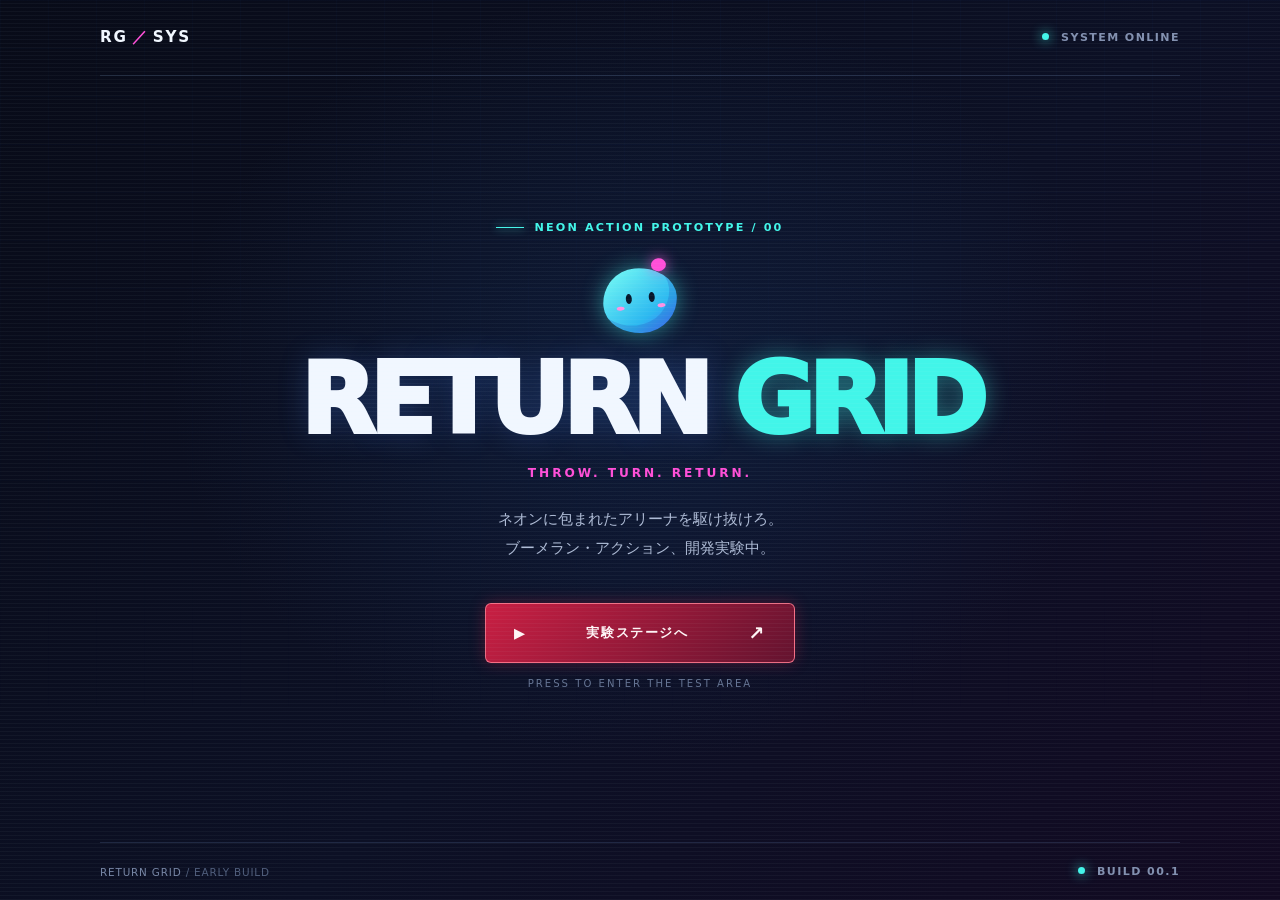
<file: index.html>
<!doctype html>
<html lang="ja">
<head>
  <meta charset="utf-8">
  <meta name="viewport" content="width=device-width, initial-scale=1">
  <meta http-equiv="refresh" content="0;url=main.html">
  <title>RETURN GRID</title>
  <script>
    window.location.replace("main.html");
  </script>
</head>
<body>
  <p>RETURN GRID を開いています。移動しない場合は <a href="main.html">main.html</a> を開いてください。</p>
</body>
</html>
</file>
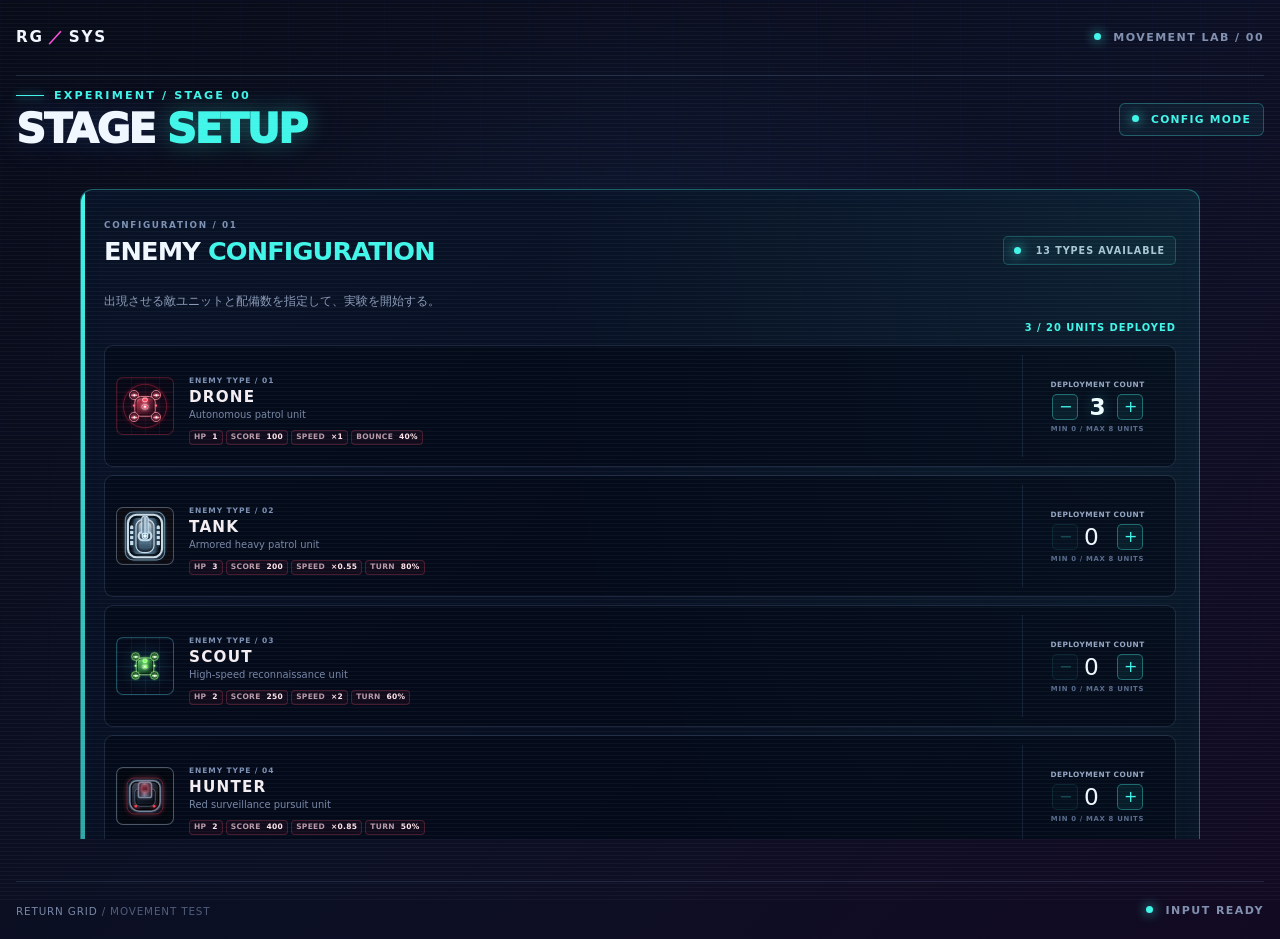
<file: experiment.html>
<!doctype html>
<html lang="ja">
<head>
  <meta charset="utf-8">
  <meta name="viewport" content="width=device-width, initial-scale=1">
  <meta name="theme-color" content="#080b18">
  <title>RETURN GRID | Movement Test</title>
  <link rel="stylesheet" href="css/style.css?v=20261021-knight-shield-visible-v33">
  <script src="js/experiment.js?v=20261021-knight-shield-visible-v33" defer></script>
</head>
<body class="page page-experiment">
  <div class="scanlines" aria-hidden="true"></div>
  <main class="screen experiment-screen">
    <header class="topbar">
      <a class="wordmark" href="main.html" aria-label="メインメニューへ戻る">RG<span>／</span>SYS</a>
      <div class="system-label"><span class="status-dot"></span> MOVEMENT LAB / 00</div>
    </header>

    <section class="experiment-content" aria-labelledby="stage-title">
      <div class="stage-heading">
        <div>
          <div class="eyebrow"><span class="eyebrow-line"></span> EXPERIMENT / STAGE 00</div>
          <h1 id="stage-title">STAGE <span>SETUP</span></h1>
        </div>
        <div id="stage-badge" class="stage-badge"><span class="status-dot"></span> CONFIG MODE</div>
      </div>

      <section id="stage-setup" class="stage-setup" aria-labelledby="setup-heading">
        <div class="setup-panel">
          <div class="setup-panel-header">
            <div>
              <span class="setup-index">CONFIGURATION / 01</span>
              <h2 id="setup-heading">ENEMY <span>CONFIGURATION</span></h2>
            </div>
            <span class="setup-availability"><span class="status-dot"></span> 13 TYPES AVAILABLE</span>
          </div>
          <p class="setup-description">出現させる敵ユニットと配備数を指定して、実験を開始する。</p>
          <p id="enemy-total-count" class="enemy-total-count" aria-live="polite">3 / 20 UNITS DEPLOYED</p>

          <div class="enemy-config-list">
            <div class="enemy-config-card">
              <div class="enemy-preview-portrait">
                <div class="enemy-drone enemy-drone-unit enemy-preview-drone" role="img" aria-label="敵キャラクター、ドローン">
                  <span class="drone-arm drone-arm-nw" aria-hidden="true"></span>
                  <span class="drone-arm drone-arm-ne" aria-hidden="true"></span>
                  <span class="drone-arm drone-arm-sw" aria-hidden="true"></span>
                  <span class="drone-arm drone-arm-se" aria-hidden="true"></span>
                  <span class="drone-rotor drone-rotor-nw" aria-hidden="true"></span>
                  <span class="drone-rotor drone-rotor-ne" aria-hidden="true"></span>
                  <span class="drone-rotor drone-rotor-sw" aria-hidden="true"></span>
                  <span class="drone-rotor drone-rotor-se" aria-hidden="true"></span>
                  <span class="drone-aura" aria-hidden="true"></span><span class="drone-ring" aria-hidden="true"></span><span class="drone-eye" aria-hidden="true"></span>
                  <span class="drone-light drone-light-left" aria-hidden="true"></span><span class="drone-light drone-light-right" aria-hidden="true"></span>
                </div>
              </div>
              <div class="enemy-preview-text">
                <span class="unit-index">ENEMY TYPE / 01</span><h3>DRONE</h3><p>Autonomous patrol unit</p>
                <div class="unit-stats" aria-label="ドローンの性能">
                  <span>HP <strong>1</strong></span><span>SCORE <strong>100</strong></span><span>SPEED <strong>×1</strong></span><span>BOUNCE <strong>40%</strong></span>
                </div>
              </div>
              <div class="enemy-count-control">
                <label class="count-label" for="enemy-count-value">DEPLOYMENT COUNT</label>
                <div class="quantity-stepper">
                  <button id="enemy-count-decrease" class="quantity-button" type="button" aria-label="ドローンの数を減らす">−</button>
                  <output id="enemy-count-value" aria-live="polite">3</output>
                  <button id="enemy-count-increase" class="quantity-button" type="button" aria-label="ドローンの数を増やす">+</button>
                </div>
                <span class="count-hint">MIN 0 <span aria-hidden="true">/</span> MAX 8 UNITS</span>
              </div>
            </div>
            <div class="enemy-config-card">
              <div class="enemy-preview-portrait enemy-preview-portrait--tank">
                <div class="enemy-drone enemy-tank enemy-preview-drone tank-hp-3" role="img" aria-label="敵キャラクター、タンク">
                  <span class="drone-aura" aria-hidden="true"></span><span class="drone-ring" aria-hidden="true"></span><span class="drone-eye" aria-hidden="true"></span>
                  <span class="drone-light drone-light-left" aria-hidden="true"></span><span class="drone-light drone-light-right" aria-hidden="true"></span>
                </div>
              </div>
              <div class="enemy-preview-text">
                <span class="unit-index">ENEMY TYPE / 02</span><h3>TANK</h3><p>Armored heavy patrol unit</p>
                <div class="unit-stats" aria-label="タンクの性能">
                  <span>HP <strong>3</strong></span><span>SCORE <strong>200</strong></span><span>SPEED <strong>×0.55</strong></span><span>TURN <strong>80%</strong></span>
                </div>
              </div>
              <div class="enemy-count-control">
                <label class="count-label" for="enemy-tank-count-value">DEPLOYMENT COUNT</label>
                <div class="quantity-stepper">
                  <button id="enemy-tank-count-decrease" class="quantity-button" type="button" aria-label="タンクの数を減らす">−</button>
                  <output id="enemy-tank-count-value" aria-live="polite">1</output>
                  <button id="enemy-tank-count-increase" class="quantity-button" type="button" aria-label="タンクの数を増やす">+</button>
                </div>
                <span class="count-hint">MIN 0 <span aria-hidden="true">/</span> MAX 8 UNITS</span>
              </div>
            </div>
            <div class="enemy-config-card">
              <div class="enemy-preview-portrait enemy-preview-portrait--scout">
                <div class="enemy-drone enemy-drone-unit enemy-scout enemy-preview-drone" role="img" aria-label="敵キャラクター、スカウト">
                  <span class="drone-arm drone-arm-nw" aria-hidden="true"></span><span class="drone-arm drone-arm-ne" aria-hidden="true"></span>
                  <span class="drone-arm drone-arm-sw" aria-hidden="true"></span><span class="drone-arm drone-arm-se" aria-hidden="true"></span>
                  <span class="drone-rotor drone-rotor-nw" aria-hidden="true"></span><span class="drone-rotor drone-rotor-ne" aria-hidden="true"></span>
                  <span class="drone-rotor drone-rotor-sw" aria-hidden="true"></span><span class="drone-rotor drone-rotor-se" aria-hidden="true"></span>
                  <span class="drone-aura" aria-hidden="true"></span><span class="drone-ring" aria-hidden="true"></span><span class="drone-eye" aria-hidden="true"></span>
                  <span class="drone-light drone-light-left" aria-hidden="true"></span><span class="drone-light drone-light-right" aria-hidden="true"></span>
                </div>
              </div>
              <div class="enemy-preview-text">
                <span class="unit-index">ENEMY TYPE / 03</span><h3>SCOUT</h3><p>High-speed reconnaissance unit</p>
                <div class="unit-stats" aria-label="スカウトの性能">
                  <span>HP <strong>2</strong></span><span>SCORE <strong>250</strong></span><span>SPEED <strong>×2</strong></span><span>TURN <strong>60%</strong></span>
                </div>
              </div>
              <div class="enemy-count-control">
                <label class="count-label" for="enemy-scout-count-value">DEPLOYMENT COUNT</label>
                <div class="quantity-stepper">
                  <button id="enemy-scout-count-decrease" class="quantity-button" type="button" aria-label="スカウトの数を減らす">−</button>
                  <output id="enemy-scout-count-value" aria-live="polite">1</output>
                  <button id="enemy-scout-count-increase" class="quantity-button" type="button" aria-label="スカウトの数を増やす">+</button>
                </div>
                <span class="count-hint">MIN 0 <span aria-hidden="true">/</span> MAX 8 UNITS</span>
              </div>
            </div>
            <div class="enemy-config-card">
              <div class="enemy-preview-portrait enemy-preview-portrait--hunter">
                <div class="enemy-drone enemy-hunter enemy-preview-drone" role="img" aria-label="敵キャラクター、ハンター">
                  <span class="drone-aura" aria-hidden="true"></span><span class="drone-ring" aria-hidden="true"></span><span class="drone-eye" aria-hidden="true"></span>
                  <span class="drone-light drone-light-left" aria-hidden="true"></span><span class="drone-light drone-light-right" aria-hidden="true"></span>
                </div>
              </div>
              <div class="enemy-preview-text">
                <span class="unit-index">ENEMY TYPE / 04</span><h3>HUNTER</h3><p>Red surveillance pursuit unit</p>
                <div class="unit-stats" aria-label="ハンターの性能">
                  <span>HP <strong>2</strong></span><span>SCORE <strong>400</strong></span><span>SPEED <strong>×0.85</strong></span><span>TURN <strong>50%</strong></span>
                </div>
              </div>
              <div class="enemy-count-control">
                <label class="count-label" for="enemy-hunter-count-value">DEPLOYMENT COUNT</label>
                <div class="quantity-stepper">
                  <button id="enemy-hunter-count-decrease" class="quantity-button" type="button" aria-label="ハンターの数を減らす">−</button>
                  <output id="enemy-hunter-count-value" aria-live="polite">1</output>
                  <button id="enemy-hunter-count-increase" class="quantity-button" type="button" aria-label="ハンターの数を増やす">+</button>
                </div>
                <span class="count-hint">MIN 0 <span aria-hidden="true">/</span> MAX 8 UNITS</span>
              </div>
            </div>
            <div class="enemy-config-card">
              <div class="enemy-preview-portrait enemy-preview-portrait--battery">
                <div class="enemy-drone enemy-battery enemy-preview-drone" role="img" aria-label="敵キャラクター、BATTERY">
                  <span class="drone-eye" aria-hidden="true"></span>
                </div>
              </div>
              <div class="enemy-preview-text">
                <span class="unit-index">ENEMY TYPE / 05</span><h3>BATTERY</h3><p>Fixed turret on a hard block</p>
                <div class="unit-stats" aria-label="BATTERYの性能">
                  <span>HP <strong>2</strong></span><span>SCORE <strong>400</strong></span><span>SPEED <strong>×0</strong></span><span>TURN <strong>なし</strong></span><span>FIRE <strong>10s</strong></span>
                </div>
              </div>
              <div class="enemy-count-control">
                <label class="count-label" for="enemy-battery-count-value">DEPLOYMENT COUNT</label>
                <div class="quantity-stepper">
                  <button id="enemy-battery-count-decrease" class="quantity-button" type="button" aria-label="BATTERYの数を減らす">−</button>
                  <output id="enemy-battery-count-value" aria-live="polite">0</output>
                  <button id="enemy-battery-count-increase" class="quantity-button" type="button" aria-label="BATTERYの数を増やす">+</button>
                </div>
                <span class="count-hint">MIN 0 <span aria-hidden="true">/</span> MAX 8 UNITS</span>
              </div>
            </div>
            <div class="enemy-config-card">
              <div class="enemy-preview-portrait enemy-preview-portrait--photon">
                <div class="enemy-drone enemy-drone-unit enemy-photon enemy-preview-drone" role="img" aria-label="敵キャラクター、フォトン">
                  <span class="drone-arm drone-arm-nw" aria-hidden="true"></span><span class="drone-arm drone-arm-ne" aria-hidden="true"></span>
                  <span class="drone-arm drone-arm-sw" aria-hidden="true"></span><span class="drone-arm drone-arm-se" aria-hidden="true"></span>
                  <span class="drone-rotor drone-rotor-nw" aria-hidden="true"></span><span class="drone-rotor drone-rotor-ne" aria-hidden="true"></span>
                  <span class="drone-rotor drone-rotor-sw" aria-hidden="true"></span><span class="drone-rotor drone-rotor-se" aria-hidden="true"></span>
                  <span class="drone-aura" aria-hidden="true"></span><span class="drone-ring" aria-hidden="true"></span><span class="drone-eye" aria-hidden="true"></span>
                  <span class="drone-light drone-light-left" aria-hidden="true"></span><span class="drone-light drone-light-right" aria-hidden="true"></span>
                </div>
              </div>
              <div class="enemy-preview-text">
                <span class="unit-index">ENEMY TYPE / 07</span><h3>PHOTON</h3><p>Purple four-rotor interceptor</p>
                <div class="unit-stats" aria-label="フォトンの性能">
                  <span>HP <strong>3</strong></span><span>SCORE <strong>500</strong></span><span>SPEED <strong>×3.5</strong></span><span>TURN <strong>25%</strong></span>
                </div>
              </div>
              <div class="enemy-count-control">
                <label class="count-label" for="enemy-photon-count-value">DEPLOYMENT COUNT</label>
                <div class="quantity-stepper">
                  <button id="enemy-photon-count-decrease" class="quantity-button" type="button" aria-label="フォトンの数を減らす">−</button>
                  <output id="enemy-photon-count-value" aria-live="polite">1</output>
                  <button id="enemy-photon-count-increase" class="quantity-button" type="button" aria-label="フォトンの数を増やす">+</button>
                </div>
                <span class="count-hint">MIN 0 <span aria-hidden="true">/</span> MAX 8 UNITS</span>
              </div>
            </div>
            <div class="enemy-config-card">
              <div class="enemy-preview-portrait enemy-preview-portrait--reaper">
                <div class="enemy-drone enemy-reaper enemy-preview-drone" role="img" aria-label="敵キャラクター、REAPER">
                  <span class="drone-aura" aria-hidden="true"></span><span class="drone-ring" aria-hidden="true"></span><span class="drone-eye" aria-hidden="true"></span>
                  <span class="drone-light drone-light-left" aria-hidden="true"></span><span class="drone-light drone-light-right" aria-hidden="true"></span>
                </div>
              </div>
              <div class="enemy-preview-text">
                <span class="unit-index">ENEMY TYPE / 06</span><h3>REAPER</h3><p>Returning boomerang attacker</p>
                <div class="unit-stats" aria-label="REAPERの性能">
                  <span>HP <strong>5</strong></span><span>SCORE <strong>1000</strong></span><span>SPEED <strong>×0.9</strong></span><span>TURN <strong>50%</strong></span>
                </div>
              </div>
              <div class="enemy-count-control">
                <label class="count-label" for="enemy-reaper-count-value">DEPLOYMENT COUNT</label>
                <div class="quantity-stepper">
                  <button id="enemy-reaper-count-decrease" class="quantity-button" type="button" aria-label="REAPERの数を減らす">−</button>
                  <output id="enemy-reaper-count-value" aria-live="polite">0</output>
                  <button id="enemy-reaper-count-increase" class="quantity-button" type="button" aria-label="REAPERの数を増やす">+</button>
                </div>
                <span class="count-hint">MIN 0 <span aria-hidden="true">/</span> MAX 8 UNITS</span>
              </div>
            </div>
            <div class="enemy-config-card">
              <div class="enemy-preview-portrait enemy-preview-portrait--dash">
                <div class="enemy-drone enemy-dash enemy-preview-drone" role="img" aria-label="敵キャラクター、DASH">
                  <span class="drone-aura" aria-hidden="true"></span><span class="drone-ring" aria-hidden="true"></span><span class="drone-eye" aria-hidden="true"></span>
                  <span class="drone-light drone-light-left" aria-hidden="true"></span><span class="drone-light drone-light-right" aria-hidden="true"></span>
                </div>
              </div>
              <div class="enemy-preview-text">
                <span class="unit-index">ENEMY TYPE / 08</span><h3>DASH</h3><p>Armored straight-line assault unit</p>
                <div class="unit-stats" aria-label="DASHの性能">
                  <span>HP <strong>2</strong></span><span>SCORE <strong>250</strong></span><span>SPEED <strong>×1 / 2.5</strong></span><span>TURN <strong>45%</strong></span>
                </div>
              </div>
              <div class="enemy-count-control">
                <label class="count-label" for="enemy-dash-count-value">DEPLOYMENT COUNT</label>
                <div class="quantity-stepper">
                  <button id="enemy-dash-count-decrease" class="quantity-button" type="button" aria-label="DASHの数を減らす">−</button>
                  <output id="enemy-dash-count-value" aria-live="polite">0</output>
                  <button id="enemy-dash-count-increase" class="quantity-button" type="button" aria-label="DASHの数を増やす">+</button>
                </div>
                <span class="count-hint">MIN 0 <span aria-hidden="true">/</span> MAX 8 UNITS</span>
              </div>
            </div>
            <div class="enemy-config-card">
              <div class="enemy-preview-portrait enemy-preview-portrait--zigzag">
                <div class="enemy-drone enemy-zigzag enemy-preview-drone" role="img" aria-label="敵キャラクター、ZIGZAG">
                  <span class="drone-aura" aria-hidden="true"></span><span class="drone-ring" aria-hidden="true"></span><span class="drone-eye" aria-hidden="true"></span>
                  <span class="drone-light drone-light-left" aria-hidden="true"></span><span class="drone-light drone-light-right" aria-hidden="true"></span>
                </div>
              </div>
              <div class="enemy-preview-text">
                <span class="unit-index">ENEMY TYPE / 09</span><h3>ZIGZAG</h3><p>Soft-block piercing unit</p>
                <div class="unit-stats" aria-label="ZIGZAGの性能">
                  <span>HP <strong>1</strong></span><span>SCORE <strong>400</strong></span><span>SPEED <strong>×2.7</strong></span><span>TURN <strong>60% / JUNCTION 50%</strong></span>
                </div>
              </div>
              <div class="enemy-count-control">
                <label class="count-label" for="enemy-zigzag-count-value">DEPLOYMENT COUNT</label>
                <div class="quantity-stepper">
                  <button id="enemy-zigzag-count-decrease" class="quantity-button" type="button" aria-label="ZIGZAGの数を減らす">−</button>
                  <output id="enemy-zigzag-count-value" aria-live="polite">0</output>
                  <button id="enemy-zigzag-count-increase" class="quantity-button" type="button" aria-label="ZIGZAGの数を増やす">+</button>
                </div>
                <span class="count-hint">MIN 0 <span aria-hidden="true">/</span> MAX 8 UNITS</span>
              </div>
            </div>
            <div class="enemy-config-card">
              <div class="enemy-preview-portrait enemy-preview-portrait--fade">
                <div class="enemy-drone enemy-fade enemy-preview-drone" role="img" aria-label="敵キャラクター、FADE">
                  <span class="drone-aura" aria-hidden="true"></span><span class="drone-ring" aria-hidden="true"></span><span class="drone-eye" aria-hidden="true"></span>
                  <span class="drone-light drone-light-left" aria-hidden="true"></span><span class="drone-light drone-light-right" aria-hidden="true"></span>
                </div>
              </div>
              <div class="enemy-preview-text">
                <span class="unit-index">ENEMY TYPE / 10</span><h3>FADE</h3><p>Phase-shifting escape unit</p>
                <div class="unit-stats" aria-label="FADEの性能">
                  <span>HP <strong>4</strong></span><span>SCORE <strong>800</strong></span><span>SPEED <strong>×1.5</strong></span><span>TURN <strong>50%</strong></span>
                </div>
              </div>
              <div class="enemy-count-control">
                <label class="count-label" for="enemy-fade-count-value">DEPLOYMENT COUNT</label>
                <div class="quantity-stepper">
                  <button id="enemy-fade-count-decrease" class="quantity-button" type="button" aria-label="FADEの数を減らす">−</button>
                  <output id="enemy-fade-count-value" aria-live="polite">0</output>
                  <button id="enemy-fade-count-increase" class="quantity-button" type="button" aria-label="FADEの数を増やす">+</button>
                </div>
                <span class="count-hint">MIN 0 <span aria-hidden="true">/</span> MAX 8 UNITS</span>
              </div>
            </div>
            <div class="enemy-config-card">
              <div class="enemy-preview-portrait enemy-preview-portrait--knight">
                <div class="enemy-drone enemy-knight enemy-preview-drone" role="img" aria-label="敵キャラクター、KNIGHT">
                  <span class="drone-aura" aria-hidden="true"></span><span class="drone-ring" aria-hidden="true"></span><span class="drone-eye" aria-hidden="true"></span>
                  <span class="drone-light drone-light-left" aria-hidden="true"></span><span class="drone-light drone-light-right" aria-hidden="true"></span>
                </div>
              </div>
              <div class="enemy-preview-text">
                <span class="unit-index">ENEMY TYPE / 11</span><h3>KNIGHT</h3><p>Armored knight / front guard</p>
                <div class="unit-stats" aria-label="KNIGHTの性能">
                  <span>HP <strong>3</strong></span><span>SCORE <strong>1600</strong></span><span>SPEED <strong>×1.2</strong></span><span>TURN <strong>壁60% / 追尾25%</strong></span>
                </div>
              </div>
              <div class="enemy-count-control">
                <label class="count-label" for="enemy-knight-count-value">DEPLOYMENT COUNT</label>
                <div class="quantity-stepper">
                  <button id="enemy-knight-count-decrease" class="quantity-button" type="button" aria-label="KNIGHTの数を減らす">−</button>
                  <output id="enemy-knight-count-value" aria-live="polite">0</output>
                  <button id="enemy-knight-count-increase" class="quantity-button" type="button" aria-label="KNIGHTの数を増やす">+</button>
                </div>
                <span class="count-hint">MIN 0 <span aria-hidden="true">/</span> MAX 8 UNITS</span>
              </div>
            </div>
            <div class="enemy-config-card">
              <div class="enemy-preview-portrait enemy-preview-portrait--chameleon">
                <div class="enemy-drone enemy-chameleon enemy-preview-drone" role="img" aria-label="敵キャラクター、カメレオン">
                  <span class="drone-aura" aria-hidden="true"></span><span class="drone-ring" aria-hidden="true"></span><span class="drone-eye" aria-hidden="true"></span>
                  <span class="drone-light drone-light-left" aria-hidden="true"></span><span class="drone-light drone-light-right" aria-hidden="true"></span>
                </div>
              </div>
              <div class="enemy-preview-text">
                <span class="unit-index">ENEMY TYPE / 12</span><h3>CHAMELEON</h3><p>20s normal / 10s player disguise</p>
                <div class="unit-stats" aria-label="カメレオンの性能">
                  <span>HP <strong>2</strong></span><span>SCORE <strong>800</strong></span><span>SPEED <strong>×1.2</strong></span><span>TURN <strong>50% / 擬態時100%</strong></span>
                </div>
              </div>
              <div class="enemy-count-control">
                <label class="count-label" for="enemy-chameleon-count-value">DEPLOYMENT COUNT</label>
                <div class="quantity-stepper">
                  <button id="enemy-chameleon-count-decrease" class="quantity-button" type="button" aria-label="カメレオンの数を減らす">−</button>
                  <output id="enemy-chameleon-count-value" aria-live="polite">0</output>
                  <button id="enemy-chameleon-count-increase" class="quantity-button" type="button" aria-label="カメレオンの数を増やす">+</button>
                </div>
                <span class="count-hint">MIN 0 <span aria-hidden="true">/</span> MAX 8 UNITS</span>
              </div>
            </div>
          </div>

          <div class="setup-panel-footer">
            <span class="setup-ready"><span class="status-dot"></span> SYSTEM READY / AWAITING INPUT</span>
            <button id="game-start-button" class="primary-button setup-start-button" type="button">
              <span>game start</span><span class="button-arrow" aria-hidden="true">→</span>
            </button>
          </div>
        </div>
      </section>

      <div id="gameplay-view" class="gameplay-view" hidden>
      <div class="arena-hud-row">
        <div class="arena-hud" aria-live="polite">
          <div class="score-display">
            <span class="score-label">SCORE</span>
            <strong id="score-count">0</strong>
          </div>
          <div class="life-display">
            <div class="life-main">
              <span class="life-label">LIFE</span>
              <strong id="life-count">5</strong>
            </div>
            <span class="life-icons" id="life-icons" aria-hidden="true">● ● ● ● ●</span>
          </div>
          <div id="attack-cooldown" class="attack-cooldown is-ready" role="timer" aria-label="攻撃可能">
            <div id="attack-cooldown-ring" class="attack-cooldown__ring">
              <span id="attack-cooldown-value" class="attack-cooldown__value">GO</span>
            </div>
            <span class="attack-cooldown__label">ATTACK</span>
          </div>
        </div>
      </div>

      <div id="game-arena" class="game-arena" role="application" aria-label="実験ステージ。23列11行のグリッドです。W、A、S、Dキーまたは矢印キーでプレイヤーを移動できます。斜め移動はなく、同時押しでは最後に押した方向が優先されます。" tabindex="0">
        <div id="respawn-overlay" class="respawn-overlay" hidden role="status" aria-live="assertive">
          <div class="respawn-panel">
            <span class="respawn-eyebrow">UNIT REBOOT</span>
            <strong id="respawn-countdown">3</strong>
            <span class="respawn-caption">RESPAWNING IN SECONDS</span>
          </div>
        </div>
        <div id="gameover-overlay" class="gameover-overlay" hidden role="status" aria-live="assertive">
          <div class="gameover-panel">
            <span class="gameover-eyebrow">SIGNAL LOST</span>
            <strong>GAMEOVER</strong>
            <span class="gameover-subtitle">PLAYER UNIT DESTROYED</span>
            <button id="gameover-restart" class="primary-button" type="button">RESTART</button>
          </div>
        </div>
        <div class="arena-grid" aria-hidden="true"></div>
        <div class="arena-glow" aria-hidden="true"></div>
        <div id="stage-blocks" class="stage-blocks" aria-hidden="true"></div>

        <div id="player" class="player" role="img" aria-label="プレイヤー。発光するスライム">
          <span class="player-trail" aria-hidden="true"></span>
          <span class="player-shadow" aria-hidden="true"></span>
          <span class="player-body">
            <span class="player-highlight" aria-hidden="true"></span>
            <span class="player-eye" aria-hidden="true">
              <span class="player-eye-shine"></span>
            </span>
            <span class="player-cheek player-cheek-left" aria-hidden="true"></span>
            <span class="player-cheek player-cheek-right" aria-hidden="true"></span>
          </span>
        </div>

        <div id="enemy-drone" class="enemy-drone" role="img" aria-label="敵キャラクター。ドローン" aria-hidden="false">
          <span class="drone-arm drone-arm-nw" aria-hidden="true"></span>
          <span class="drone-arm drone-arm-ne" aria-hidden="true"></span>
          <span class="drone-arm drone-arm-sw" aria-hidden="true"></span>
          <span class="drone-arm drone-arm-se" aria-hidden="true"></span>
          <span class="drone-rotor drone-rotor-nw" aria-hidden="true"></span>
          <span class="drone-rotor drone-rotor-ne" aria-hidden="true"></span>
          <span class="drone-rotor drone-rotor-sw" aria-hidden="true"></span>
          <span class="drone-rotor drone-rotor-se" aria-hidden="true"></span>
          <span class="drone-aura" aria-hidden="true"></span>
          <span class="drone-ring" aria-hidden="true"></span>
          <span class="drone-eye" aria-hidden="true"></span>
          <span class="drone-light drone-light-left" aria-hidden="true"></span>
          <span class="drone-light drone-light-right" aria-hidden="true"></span>
        </div>

        <div id="projectile" class="projectile" hidden aria-hidden="true">
          <span class="projectile-rotor">
            <span class="projectile-arm projectile-arm-left"></span>
            <span class="projectile-arm projectile-arm-right"></span>
            <span class="projectile-core"></span>
          </span>
        </div>
      </div>

      <div class="stage-controls">
        <div class="movement-guide">
          <span class="keycap">W</span>
          <span class="key-row">
            <span class="keycap">A</span><span class="keycap">S</span><span class="keycap">D</span>
          </span>
          <span class="guide-text">MOVE</span>
          <span class="guide-divider"></span>
          <span class="keycap keycap-arrow">↑</span><span class="keycap keycap-arrow">←</span><span class="keycap keycap-arrow">↓</span><span class="keycap keycap-arrow">→</span>
          <span class="keycap keycap-space">SPACE</span>
          <span class="guide-text guide-secondary">ブーメラン発射</span>
        </div>
        <div class="movement-readout">
          <span class="readout-label">MOTION</span>
          <strong id="movement-status" aria-live="polite">STANDBY</strong>
        </div>
        <button id="restart-button" class="secondary-button restart-button" type="button">↻ RESTART</button>
        <a class="secondary-button stage-back-button" href="main.html"><span aria-hidden="true">←</span> メニュー</a>
      </div>
      </div>
    </section>

    <footer class="footer">
      <span>RETURN GRID <span class="muted">/ MOVEMENT TEST</span></span>
      <span class="build-label"><span class="status-dot"></span> INPUT READY</span>
    </footer>
  </main>
</body>
</html>
</file>
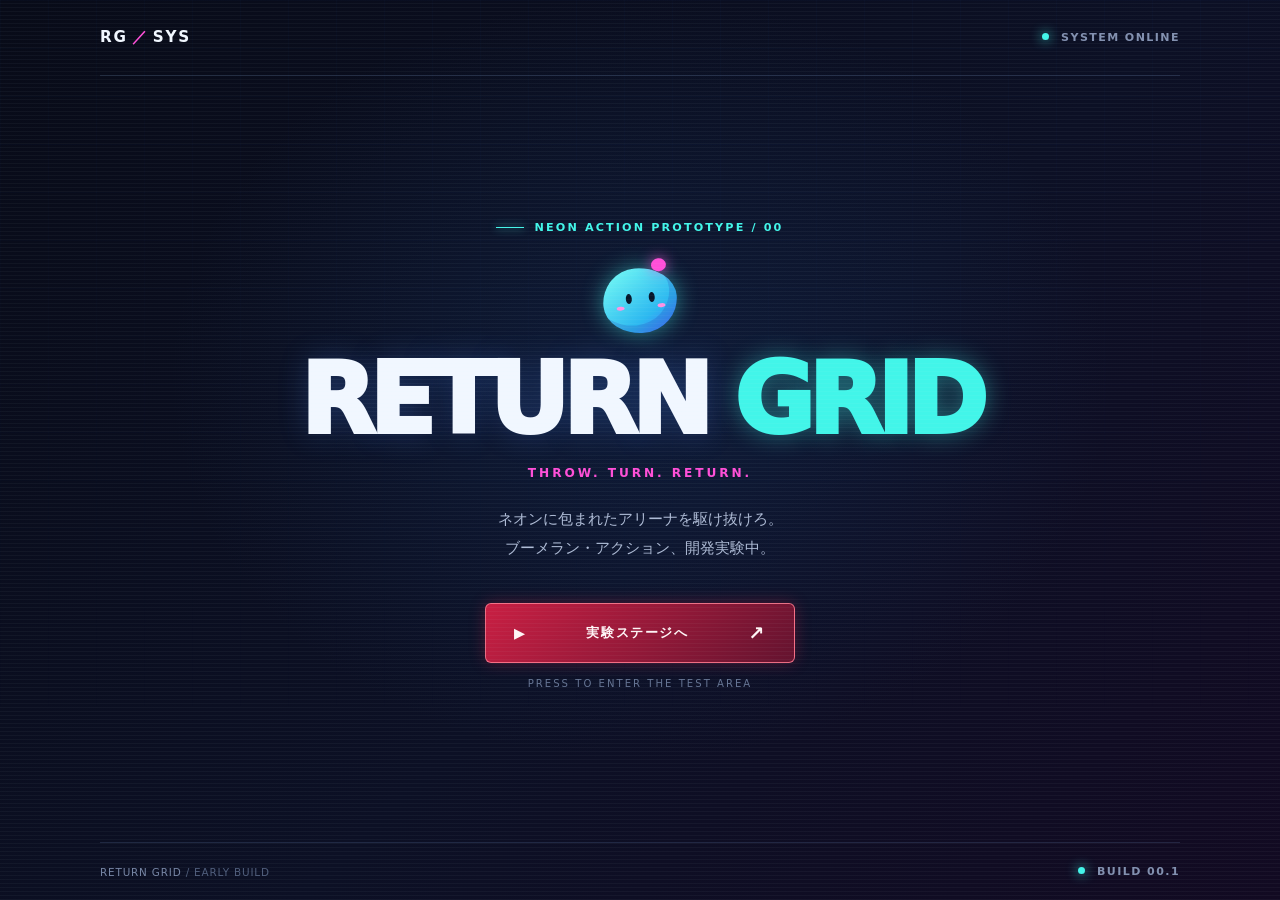
<file: main.html>
<!doctype html>
<html lang="ja">
<head>
  <meta charset="utf-8">
  <meta name="viewport" content="width=device-width, initial-scale=1">
  <meta name="theme-color" content="#080b18">
  <title>RETURN GRID | Main Menu</title>
  <link rel="stylesheet" href="css/style.css">
  <script src="js/main.js" defer></script>
</head>
<body class="page page-menu">
  <div class="scanlines" aria-hidden="true"></div>
  <main class="screen menu-screen">
    <header class="topbar">
      <a class="wordmark" href="main.html" aria-label="RETURN GRID ホーム">RG<span>／</span>SYS</a>
      <div class="system-label"><span class="status-dot"></span> SYSTEM ONLINE</div>
    </header>

    <section class="menu-content" aria-labelledby="game-title">
      <div class="eyebrow"><span class="eyebrow-line"></span> NEON ACTION PROTOTYPE / 00</div>
      <div class="mascot" role="img" aria-label="丸くてポップな青緑色のマスコット">
        <span class="mascot-eye eye-left"></span>
        <span class="mascot-eye eye-right"></span>
        <span class="mascot-cheek cheek-left"></span>
        <span class="mascot-cheek cheek-right"></span>
      </div>
      <h1 id="game-title">RETURN <span>GRID</span></h1>
      <p class="subtitle">THROW. TURN. RETURN.</p>
      <p class="intro">ネオンに包まれたアリーナを駆け抜けろ。<br>ブーメラン・アクション、開発実験中。</p>

      <button class="primary-button" id="start-button" type="button">
        <span class="button-icon" aria-hidden="true">▶</span>
        <span class="button-label">実験ステージへ</span>
        <span class="button-arrow" aria-hidden="true">↗</span>
      </button>
      <p class="hint">PRESS TO ENTER THE TEST AREA</p>
    </section>

    <footer class="footer">
      <span>RETURN GRID <span class="muted">/ EARLY BUILD</span></span>
      <span class="build-label"><span class="status-dot"></span> BUILD 00.1</span>
    </footer>
  </main>
</body>
</html>
</file>
<file: css/style.css>
:root {
  color-scheme: dark;
  --bg: #080b18;
  --panel: rgba(15, 22, 45, 0.82);
  --text: #f1f7ff;
  --muted: #8290af;
  --cyan: #42f5e9;
  --blue: #4d8dff;
  --pink: #ff4fd8;
  --line: rgba(96, 232, 239, 0.22);
  font-family: Inter, ui-sans-serif, system-ui, -apple-system, BlinkMacSystemFont, "Segoe UI", sans-serif;
}

* { box-sizing: border-box; }

html, body { min-height: 100%; }

body {
  margin: 0;
  background:
    radial-gradient(ellipse at 50% 42%, rgba(25, 64, 119, 0.26), transparent 52%),
    linear-gradient(135deg, #080b18 0%, #0c1025 55%, #120a22 100%);
  color: var(--text);
}

a { color: inherit; text-decoration: none; }
button { font: inherit; }

.page {
  min-height: 100vh;
  overflow: hidden;
  position: relative;
}

.page::before {
  position: fixed;
  inset: 0;
  content: "";
  pointer-events: none;
  opacity: .2;
  background-image:
    linear-gradient(rgba(76, 140, 255, .12) 1px, transparent 1px),
    linear-gradient(90deg, rgba(76, 140, 255, .12) 1px, transparent 1px);
  background-size: 48px 48px;
  mask-image: linear-gradient(to bottom, black, transparent 92%);
}

.scanlines {
  position: fixed;
  inset: 0;
  z-index: 5;
  pointer-events: none;
  opacity: .08;
  background: repeating-linear-gradient(to bottom, transparent 0 3px, #d9ffff 4px);
}

.screen {
  position: relative;
  z-index: 1;
  width: min(100% - 40px, 1080px);
  min-height: 100vh;
  margin: 0 auto;
  display: flex;
  flex-direction: column;
}

.topbar, .footer {
  min-height: 76px;
  display: flex;
  align-items: center;
  justify-content: space-between;
  gap: 16px;
  border-bottom: 1px solid rgba(137, 171, 226, .16);
}

.wordmark {
  font-size: .95rem;
  font-weight: 900;
  letter-spacing: .12em;
}
.wordmark span { color: var(--pink); padding: 0 4px; }

.system-label, .build-label {
  color: var(--muted);
  font-size: .69rem;
  font-weight: 700;
  letter-spacing: .13em;
}

.status-dot {
  display: inline-block;
  width: 7px;
  height: 7px;
  margin-right: 7px;
  border-radius: 50%;
  background: var(--cyan);
  box-shadow: 0 0 12px var(--cyan);
  vertical-align: 1px;
}

.menu-content {
  flex: 1;
  display: flex;
  flex-direction: column;
  align-items: center;
  justify-content: center;
  text-align: center;
  padding: 64px 0 72px;
}

.eyebrow {
  color: var(--cyan);
  font-size: .7rem;
  font-weight: 800;
  letter-spacing: .19em;
  display: flex;
  align-items: center;
  justify-content: center;
  gap: 10px;
}
.eyebrow-line { width: 28px; height: 1px; background: var(--cyan); box-shadow: 0 0 8px var(--cyan); }

.mascot {
  width: 74px;
  height: 65px;
  margin: 34px 0 20px;
  position: relative;
  border-radius: 46% 54% 48% 52% / 54% 47% 53% 46%;
  background: linear-gradient(145deg, #79fff4, #2cb8f0 68%, #4269fb);
  box-shadow: 0 0 22px rgba(66, 245, 233, .48), inset -7px -8px 0 rgba(37, 59, 170, .2);
  transform: rotate(-5deg);
  animation: bob 2.8s ease-in-out infinite;
}
.mascot::after {
  content: "";
  position: absolute;
  right: 8px;
  top: -8px;
  width: 15px;
  height: 13px;
  border-radius: 50%;
  background: var(--pink);
  box-shadow: 0 0 14px rgba(255, 79, 216, .8);
}
.mascot-eye { position: absolute; top: 25px; width: 6px; height: 10px; border-radius: 50%; background: #07172b; }
.eye-left { left: 23px; }
.eye-right { right: 22px; }
.mascot-cheek { position: absolute; top: 37px; width: 8px; height: 4px; border-radius: 50%; background: #ff92e4; }
.cheek-left { left: 13px; }
.cheek-right { right: 12px; }

h1 {
  margin: 0;
  font-size: clamp(2.8rem, 9vw, 6.1rem);
  line-height: .98;
  letter-spacing: -.065em;
  font-weight: 950;
  text-shadow: 0 0 30px rgba(77, 141, 255, .22);
}
h1 span {
  color: var(--cyan);
  text-shadow: 0 0 24px rgba(66, 245, 233, .38);
}

.subtitle {
  margin: 18px 0 0;
  font-size: .76rem;
  letter-spacing: .24em;
  font-weight: 800;
  color: var(--pink);
}

.intro {
  margin: 25px 0 30px;
  color: #aebbd5;
  line-height: 1.9;
  font-size: .95rem;
}

.primary-button {
  min-width: min(310px, 100%);
  min-height: 60px;
  padding: 0 20px;
  display: flex;
  align-items: center;
  justify-content: space-between;
  gap: 14px;
  color: #06151d;
  background: linear-gradient(105deg, var(--cyan), #8afbea);
  border: 1px solid #b2fff9;
  border-radius: 8px;
  font-weight: 900;
  box-shadow: 0 0 24px rgba(66, 245, 233, .23);
  cursor: pointer;
  transition: transform .18s ease, box-shadow .18s ease, filter .18s ease;
}
.primary-button:hover, .primary-button:focus-visible {
  transform: translateY(-3px);
  box-shadow: 0 0 34px rgba(66, 245, 233, .42);
  filter: brightness(1.06);
}
.primary-button:focus-visible, .secondary-button:focus-visible { outline: 2px solid white; outline-offset: 4px; }
.button-icon, .button-arrow { font-size: .9rem; }
.button-arrow { font-size: 1.2rem; }

.hint {
  color: #657493;
  font-size: .63rem;
  letter-spacing: .2em;
  margin: 15px 0 0;
}

.footer {
  min-height: 58px;
  border-top: 1px solid rgba(137, 171, 226, .16);
  border-bottom: 0;
  color: #7685a4;
  font-size: .65rem;
  letter-spacing: .08em;
}
.muted { color: #4f5d7b; }

.experiment-content {
  width: min(100%, 760px);
  margin: auto;
  padding: 55px 0 64px;
  text-align: center;
}
.experiment-content h1 { margin-top: 25px; font-size: clamp(2.8rem, 7vw, 5rem); }

.arena-frame {
  position: relative;
  height: clamp(250px, 42vw, 390px);
  margin: 34px auto 26px;
  border: 1px solid rgba(66, 245, 233, .55);
  border-radius: 10px;
  overflow: hidden;
  background:
    radial-gradient(ellipse at center, rgba(38, 70, 132, .22), transparent 65%),
    rgba(5, 10, 25, .78);
  box-shadow: 0 0 28px rgba(66, 245, 233, .07), inset 0 0 28px rgba(77, 141, 255, .07);
}
.arena-grid {
  position: absolute;
  inset: 0;
  opacity: .55;
  background-image:
    linear-gradient(rgba(66, 245, 233, .12) 1px, transparent 1px),
    linear-gradient(90deg, rgba(66, 245, 233, .12) 1px, transparent 1px);
  background-size: 100% 9.090909%, 4.347826% 100%;
  transform: none;
}
.arena-center {
  position: absolute;
  inset: 0;
  display: flex;
  flex-direction: column;
  align-items: center;
  justify-content: center;
  padding: 24px;
}
.loading-ring {
  width: 40px;
  height: 40px;
  border: 2px solid rgba(66, 245, 233, .18);
  border-top-color: var(--cyan);
  border-right-color: var(--pink);
  border-radius: 50%;
  box-shadow: 0 0 16px rgba(66, 245, 233, .18);
  animation: spin 5s linear infinite;
}
.arena-code {
  color: var(--cyan);
  font-size: .65rem;
  font-weight: 800;
  letter-spacing: .2em;
  margin-top: 20px;
}
.arena-center strong { font-size: 1.25rem; margin-top: 9px; }
.arena-center p { color: var(--muted); font-size: .85rem; line-height: 1.7; margin: 10px 0 0; }
.corner { position: absolute; width: 18px; height: 18px; border-color: var(--pink); border-style: solid; }
.corner-tl { top: 10px; left: 10px; border-width: 1px 0 0 1px; }
.corner-tr { top: 10px; right: 10px; border-width: 1px 1px 0 0; }
.corner-bl { bottom: 10px; left: 10px; border-width: 0 0 1px 1px; }
.corner-br { bottom: 10px; right: 10px; border-width: 0 1px 1px 0; }

.secondary-button {
  display: inline-flex;
  align-items: center;
  justify-content: center;
  gap: 10px;
  padding: 12px 18px;
  color: #c9d6ec;
  background: rgba(17, 26, 53, .65);
  border: 1px solid rgba(137, 171, 226, .25);
  border-radius: 7px;
  font-size: .87rem;
  font-weight: 750;
  transition: border-color .18s ease, color .18s ease;
}
.secondary-button:hover { color: var(--cyan); border-color: var(--cyan); }

@keyframes bob { 0%, 100% { transform: translateY(0) rotate(-5deg); } 50% { transform: translateY(-7px) rotate(4deg); } }
@keyframes spin { to { transform: rotate(360deg); } }

@media (max-width: 520px) {
  .screen { width: min(100% - 28px, 1080px); }
  .topbar { min-height: 64px; }
  .system-label { font-size: .58rem; letter-spacing: .08em; }
  .menu-content { padding: 50px 0; }
  .intro { font-size: .87rem; }
  .footer { font-size: .55rem; gap: 8px; }
  .arena-center p { font-size: .76rem; }
}

@media (prefers-reduced-motion: reduce) {
  .player.is-moving .player-body { animation: none; }
  .player-trail { transition: none; }
  *, *::before, *::after { animation-duration: .01ms !important; animation-iteration-count: 1 !important; scroll-behavior: auto !important; transition-duration: .01ms !important; }
  /* Rotation is a core projectile cue, so keep it visibly continuous. */
  .projectile-rotor { animation-duration: 420ms !important; animation-iteration-count: infinite !important; animation-timing-function: linear !important; }
}


/* Experiment stage: large arena and smooth top-down player movement. */
.experiment-screen {
  width: min(calc(100% - 32px), 1600px);
  min-height: 100vh;
}

.experiment-content {
  width: 100%;
  flex: 1;
  min-height: 0;
  margin: 0;
  padding: 13px 0 15px;
  display: flex;
  flex-direction: column;
  gap: 13px;
  text-align: left;
}

.stage-heading {
  display: flex;
  align-items: center;
  justify-content: space-between;
  gap: 16px;
  flex-shrink: 0;
}

.stage-heading .eyebrow { justify-content: flex-start; }
.stage-heading h1 {
  margin-top: 7px;
  font-size: clamp(1.65rem, 3.2vw, 2.8rem);
  letter-spacing: -.045em;
}

.stage-setup {
  width: min(95.833333%, 1120px);
  flex: 1;
  min-height: 280px;
  margin: clamp(8px, 3vh, 30px) auto;
  display: flex;
  flex-direction: column;
  justify-content: center;
}
.stage-setup[hidden], .gameplay-view[hidden] { display: none !important; }
.setup-panel {
  position: relative;
  overflow: hidden;
  padding: clamp(22px, 4vw, 42px);
  border: 1px solid rgba(66, 245, 233, .38);
  border-radius: 13px;
  background:
    radial-gradient(ellipse at 100% 0%, rgba(66, 245, 233, .075), transparent 42%),
    linear-gradient(145deg, rgba(9, 19, 39, .97), rgba(5, 9, 24, .98));
  box-shadow: 0 0 34px rgba(66, 245, 233, .075), inset 0 0 28px rgba(77, 141, 255, .035);
}
.setup-panel::before {
  content: "";
  position: absolute;
  top: 0;
  left: 0;
  width: 4px;
  height: 100%;
  background: linear-gradient(var(--cyan), rgba(66, 245, 233, .05));
}
.setup-panel-header {
  display: flex;
  align-items: center;
  justify-content: space-between;
  gap: 18px;
}
.setup-index, .unit-index {
  color: #7d91b4;
  font-size: .62rem;
  font-weight: 850;
  letter-spacing: .19em;
}
.setup-panel h2 {
  margin-top: 8px;
  color: #f0f7ff;
  font-size: clamp(1.45rem, 3vw, 2.2rem);
  letter-spacing: -.035em;
}
.setup-panel h2 span { color: var(--cyan); }
.setup-availability {
  display: inline-flex;
  align-items: center;
  gap: 8px;
  padding: 8px 10px;
  border: 1px solid rgba(66, 245, 233, .23);
  border-radius: 5px;
  color: #a7c7d4;
  background: rgba(66, 245, 233, .045);
  font-size: .6rem;
  font-weight: 800;
  letter-spacing: .1em;
  white-space: nowrap;
}
.setup-description {
  margin-top: 13px;
  color: #8b9ab7;
  font-size: .84rem;
}
.enemy-config-card {
  display: grid;
  grid-template-columns: 128px minmax(0, 1fr) minmax(190px, 230px);
  align-items: center;
  gap: clamp(15px, 3vw, 30px);
  margin-top: 24px;
  padding: clamp(16px, 2.5vw, 25px);
  border: 1px solid rgba(137, 171, 226, .18);
  border-radius: 9px;
  background: rgba(3, 8, 22, .58);
}
.enemy-preview-portrait {
  position: relative;
  width: 112px;
  height: 112px;
  border: 1px solid rgba(255, 64, 98, .25);
  border-radius: 9px;
  background:
    linear-gradient(rgba(255, 65, 98, .07) 1px, transparent 1px),
    linear-gradient(90deg, rgba(255, 65, 98, .07) 1px, transparent 1px),
    radial-gradient(circle, rgba(255, 33, 71, .12), transparent 68%),
    rgba(10, 7, 20, .76);
  background-size: 14px 14px, 14px 14px, auto, auto;
}
.enemy-preview-drone {
  left: 50%;
  top: 50%;
  --drone-scale: 1.32;
}
.enemy-preview-text h3 {
  margin-top: 6px;
  color: #f4edf1;
  font-size: 1.28rem;
  letter-spacing: .13em;
}
.enemy-preview-text p {
  margin-top: 3px;
  color: #7786a5;
  font-size: .76rem;
}
.unit-stats {
  display: flex;
  flex-wrap: wrap;
  gap: 7px;
  margin-top: 13px;
}
.unit-stats span {
  padding: 5px 7px;
  border: 1px solid rgba(255, 83, 111, .23);
  border-radius: 4px;
  color: #b99aa9;
  background: rgba(255, 42, 81, .055);
  font-size: .58rem;
  font-weight: 750;
  letter-spacing: .07em;
}
.unit-stats strong { margin-left: 3px; color: #ffe3e9; }
.enemy-count-control {
  min-width: 0;
  padding-left: clamp(14px, 2vw, 24px);
  border-left: 1px solid rgba(137, 171, 226, .16);
}
.count-label {
  display: block;
  color: #95a5c2;
  font-size: .6rem;
  font-weight: 850;
  letter-spacing: .1em;
  white-space: nowrap;
}
.quantity-stepper {
  display: flex;
  align-items: center;
  gap: 12px;
  margin-top: 11px;
}
.quantity-button {
  width: 36px;
  height: 36px;
  flex: 0 0 36px;
  border: 1px solid rgba(66, 245, 233, .36);
  border-radius: 6px;
  color: var(--cyan);
  background: rgba(66, 245, 233, .07);
  font: inherit;
  font-size: 1.2rem;
  cursor: pointer;
  transition: background .15s ease, border-color .15s ease;
}
.quantity-button:hover:not(:disabled) {
  border-color: var(--cyan);
  background: rgba(66, 245, 233, .16);
}
.quantity-button:disabled { opacity: .28; cursor: not-allowed; }
#enemy-count-value {
  min-width: 35px;
  color: #efffff;
  font-size: 1.9rem;
  font-weight: 850;
  line-height: 1;
  text-align: center;
  font-variant-numeric: tabular-nums;
  text-shadow: 0 0 14px rgba(66, 245, 233, .3);
}
.count-hint {
  display: block;
  margin-top: 9px;
  color: #596b8d;
  font-size: .58rem;
  font-weight: 800;
  letter-spacing: .1em;
}
.setup-panel-footer {
  display: flex;
  align-items: center;
  justify-content: space-between;
  gap: 18px;
  margin-top: 23px;
}
.setup-ready {
  display: inline-flex;
  align-items: center;
  gap: 8px;
  color: #7085a5;
  font-size: .59rem;
  font-weight: 800;
  letter-spacing: .12em;
}
.setup-start-button {
  width: min(100%, 275px);
  min-width: 235px;
  min-height: 56px;
  margin: 0;
  text-transform: uppercase;
}
.gameplay-view {
  width: 100%;
  flex: 1;
  min-height: 0;
  display: flex;
  flex-direction: column;
  gap: 13px;
}

.stage-badge {
  flex-shrink: 0;
  padding: 9px 12px;
  border: 1px solid rgba(66, 245, 233, .28);
  border-radius: 6px;
  color: var(--cyan);
  background: rgba(66, 245, 233, .055);
  font-size: .67rem;
  font-weight: 800;
  letter-spacing: .12em;
}

.game-arena {
  position: relative;
  isolation: isolate;
  flex: 0 0 auto;
  width: min(95.833333%, calc(191.666667dvh - 700px));
  height: auto;
  min-height: 0;
  aspect-ratio: 23 / 11;
  margin-inline: auto;
  border: 1px solid rgba(66, 245, 233, .57);
  border-radius: 10px;
  overflow: hidden;
  outline: none;
  background:
    radial-gradient(ellipse at 50% 48%, rgba(24, 76, 128, .19), transparent 62%),
    linear-gradient(145deg, rgba(6, 13, 31, .96), rgba(8, 11, 28, .97));
  box-shadow:
    0 0 26px rgba(66, 245, 233, .09),
    inset 0 0 40px rgba(77, 141, 255, .055);
}

.arena-hud-row {
  width: min(95.833333%, calc(191.666667dvh - 700px));
  margin-inline: auto;
  display: flex;
  justify-content: flex-end;
}

.arena-hud {
  position: relative;
  z-index: 1;
  padding: 8px 11px;
  display: flex;
  align-items: center;
  gap: 14px;
  border: 1px solid rgba(255, 83, 111, .52);
  border-radius: 7px;
  background: rgba(8, 7, 18, .84);
  box-shadow: 0 0 16px rgba(255, 30, 67, .12);
  backdrop-filter: blur(5px);
}
.score-display {
  display: flex;
  flex-direction: column;
  align-items: flex-start;
  gap: 4px;
}
.life-display {
  display: flex;
  flex-direction: column;
  align-items: flex-start;
  gap: 4px;
  padding-left: 13px;
  border-left: 1px solid rgba(255, 83, 111, .32);
}
.life-main {
  display: flex;
  align-items: center;
  gap: 9px;
}
.score-label {
  color: #8cfbe9;
  font-size: .58rem;
  font-weight: 850;
  letter-spacing: .16em;
}
#score-count {
  color: #d7fff8;
  font-size: 1.25rem;
  line-height: 1;
  text-align: right;
  font-variant-numeric: tabular-nums;
  text-shadow: 0 0 10px rgba(66, 245, 233, .8);
}
.life-label {
  color: #ff9aaa;
  font-size: .58rem;
  font-weight: 850;
  letter-spacing: .16em;
}
.arena-hud strong {
  color: #fff2f4;
  font-size: 1.25rem;
  line-height: 1;
  text-align: right;
  text-shadow: 0 0 10px rgba(255, 41, 77, .8);
}
.life-icons {
  color: #ff3d5c;
  font-size: .62rem;
  letter-spacing: .08em;
  white-space: nowrap;
  text-shadow: 0 0 7px rgba(255, 41, 77, .85);
}
.respawn-overlay {
  position: absolute;
  z-index: 9;
  inset: 0;
  display: grid;
  place-items: center;
  pointer-events: none;
  background: rgba(3, 7, 20, .38);
  backdrop-filter: blur(2px);
}
.respawn-overlay[hidden] { display: none !important; }
.respawn-panel {
  min-width: min(62%, 330px);
  padding: clamp(16px, 3vw, 28px) clamp(24px, 5vw, 46px);
  display: flex;
  flex-direction: column;
  align-items: center;
  gap: 7px;
  border: 1px solid rgba(66, 245, 233, .68);
  border-radius: 12px;
  background: linear-gradient(145deg, rgba(5, 20, 38, .92), rgba(8, 9, 25, .94));
  box-shadow: 0 0 28px rgba(66, 245, 233, .18), inset 0 0 22px rgba(66, 245, 233, .05);
}
.respawn-eyebrow {
  color: var(--cyan);
  font-size: .65rem;
  font-weight: 850;
  letter-spacing: .24em;
}
.respawn-panel strong {
  color: #f2ffff;
  font-size: clamp(3.3rem, 11vw, 6.5rem);
  line-height: .98;
  font-variant-numeric: tabular-nums;
  text-shadow: 0 0 12px rgba(66, 245, 233, .95), 0 0 34px rgba(66, 245, 233, .4);
}
.respawn-caption {
  color: #a8becb;
  font-size: .58rem;
  font-weight: 750;
  letter-spacing: .17em;
  text-align: center;
}
.gameover-overlay {
  position: absolute;
  z-index: 10;
  inset: 0;
  display: grid;
  place-items: center;
  background: rgba(3, 4, 12, .78);
  backdrop-filter: blur(5px);
}
.gameover-overlay[hidden] { display: none !important; }
.gameover-panel {
  width: min(88%, 560px);
  padding: clamp(20px, 4vw, 42px);
  display: flex;
  flex-direction: column;
  align-items: center;
  gap: 12px;
  border: 1px solid rgba(255, 54, 82, .7);
  border-radius: 12px;
  background: linear-gradient(145deg, rgba(33, 9, 24, .96), rgba(7, 9, 23, .98));
  box-shadow: 0 0 32px rgba(255, 22, 62, .22), inset 0 0 24px rgba(255, 22, 62, .06);
  animation: gameover-appear 380ms cubic-bezier(.18,.75,.25,1) both;
}
.gameover-eyebrow {
  color: #ff778c;
  font-size: .7rem;
  font-weight: 850;
  letter-spacing: .28em;
}
.gameover-panel strong {
  color: #fff0f3;
  font-size: clamp(2.4rem, 8vw, 5.8rem);
  line-height: 1;
  letter-spacing: .035em;
  text-align: center;
  text-shadow: 0 0 12px rgba(255, 30, 67, .95), 0 0 36px rgba(255, 30, 67, .42);
}
.gameover-subtitle {
  color: #c58c9b;
  font-size: .62rem;
  letter-spacing: .18em;
  text-align: center;
}
.primary-button {
  margin-top: 10px;
  padding: 12px 28px;
  border: 1px solid rgba(255, 125, 145, .85);
  border-radius: 6px;
  color: #fff6f7;
  background: linear-gradient(135deg, #c91f43, #64132f);
  font: inherit;
  font-size: .82rem;
  font-weight: 850;
  letter-spacing: .12em;
  cursor: pointer;
  box-shadow: 0 0 16px rgba(255, 30, 67, .25);
  transition: transform .16s ease, box-shadow .16s ease;
}
.primary-button:hover { transform: translateY(-1px); box-shadow: 0 0 24px rgba(255, 30, 67, .42); }
.primary-button:focus-visible { outline: 2px solid #fff; outline-offset: 3px; }
.restart-button { cursor: pointer; font: inherit; white-space: nowrap; }
.player.is-respawning {
  opacity: 0;
  visibility: hidden;
  pointer-events: none;
}
.player.is-dying {
  animation: player-death 620ms ease-out forwards;
  filter: drop-shadow(0 0 14px rgba(255, 48, 85, .95));
}
.player.is-dying .player-trail,
.player.is-dying .player-shadow { opacity: 0; }
@keyframes player-death {
  0% { opacity: 1; filter: brightness(1) drop-shadow(0 0 6px rgba(255, 40, 78, .6)); transform: translate(-50%, -50%) scale(var(--player-scale, 1)) rotate(0); }
  22% { opacity: 1; filter: brightness(3) drop-shadow(0 0 20px rgba(255, 240, 245, 1)); transform: translate(-50%, -50%) scale(calc(var(--player-scale, 1) * 1.22)) rotate(12deg); }
  65% { opacity: .7; filter: brightness(2) drop-shadow(0 0 22px rgba(255, 35, 72, .9)); transform: translate(-50%, -50%) scale(calc(var(--player-scale, 1) * .78)) rotate(100deg); }
  100% { opacity: 0; filter: brightness(2); transform: translate(-50%, -50%) scale(0) rotate(210deg); }
}
@keyframes gameover-appear {
  from { opacity: 0; transform: scale(.9); }
  to { opacity: 1; transform: scale(1); }
}

.game-arena:focus-visible {
  outline: 2px solid var(--pink);
  outline-offset: 3px;
}

.arena-grid {
  position: absolute;
  inset: 0;
  z-index: -2;
  opacity: .68;
  background-image:
    linear-gradient(rgba(66, 245, 233, .105) 1px, transparent 1px),
    linear-gradient(90deg, rgba(66, 245, 233, .105) 1px, transparent 1px);
  background-size: 100% 9.090909%, 4.347826% 100%;
  background-position: left top;
  transform: none;
}

.arena-glow {
  position: absolute;
  inset: 0;
  z-index: -1;
  pointer-events: none;
  background:
    radial-gradient(circle at center, rgba(66, 245, 233, .07), transparent 28%),
    linear-gradient(90deg, rgba(255, 79, 216, .025), transparent 20% 80%, rgba(77, 141, 255, .035));
}







.player {
  position: absolute;
  z-index: 2;
  left: 50%;
  top: 50%;
  width: 60px;
  height: 60px;
  --player-scale: 1;
  transform: translate(-50%, -50%) scale(var(--player-scale));
  pointer-events: none;
  filter: drop-shadow(0 0 10px rgba(66, 245, 233, .34));
  will-change: left, top;
}

.player-body {
  position: absolute;
  inset: 2px 2px 4px;
  display: block;
  border: 1px solid rgba(196, 255, 250, .88);
  border-radius: 49% 51% 45% 55% / 58% 62% 38% 42%;
  background:
    radial-gradient(ellipse at 31% 18%, rgba(255,255,255,.72) 0 3%, rgba(255,255,255,.18) 12%, transparent 28%),
    linear-gradient(145deg, #98fff3 0%, #42eadf 36%, #29b7e8 70%, #416bfa 100%);
  box-shadow:
    inset -6px -8px 0 rgba(34, 71, 187, .16),
    inset 4px 4px 0 rgba(255,255,255,.16),
    0 0 16px rgba(66, 245, 233, .32);
}

.player-highlight {
  position: absolute;
  top: 8px;
  left: 13px;
  width: 15px;
  height: 5px;
  border-radius: 50%;
  background: rgba(239, 255, 255, .82);
  filter: blur(.4px);
  transform: rotate(-27deg);
}

.player-eye {
  position: absolute;
  top: 13px;
  left: 50%;
  width: 29px;
  height: 24px;
  transform: translateX(-50%);
  overflow: hidden;
  border: 2px solid rgba(255, 255, 255, .98);
  border-radius: 50%;
  background:
    radial-gradient(ellipse at 72% 48%, #ffffff 0 17%, #d9f8ff 44%, #81d8fb 72%, #3f9be6 100%);
  box-shadow:
    0 0 0 1px rgba(66, 245, 233, .7),
    0 0 8px rgba(224, 252, 255, .72);
}

.player-eye::before {
  content: "";
  position: absolute;
  left: 2px;
  top: 1px;
  width: 17px;
  height: 19px;
  border-radius: 50%;
  background:
    radial-gradient(ellipse at 34% 25%, #234f80 0 20%, #07172d 62%, #020b18 100%);
  box-shadow:
    inset -2px -1px 0 rgba(42, 147, 224, .9),
    1px 0 0 2px rgba(7, 26, 49, .86);
}

.player-eye-shine {
  position: absolute;
  z-index: 1;
  top: 4px;
  left: 6px;
  width: 6px;
  height: 7px;
  border-radius: 50%;
  background: #fff;
  box-shadow: 0 0 4px rgba(255,255,255,.9);
}

.player-cheek {
  position: absolute;
  top: 30px;
  width: 5px;
  height: 3px;
  border-radius: 50%;
  background: rgba(255, 105, 220, .75);
  box-shadow: 0 0 5px rgba(255, 79, 216, .28);
}
.player-cheek-left { left: 10px; }
.player-cheek-right { right: 10px; }


.player-trail {
  position: absolute;
  inset: 8px;
  border-radius: 50%;
  background: radial-gradient(ellipse, rgba(66,245,233,.44), rgba(77,141,255,.18) 45%, transparent 72%);
  filter: blur(4px);
  opacity: 0;
  transform: translate(0, 0) scale(.55);
  transition: opacity 100ms linear, transform 100ms ease-out;
}

.player.is-moving .player-trail {
  opacity: .72;
  transform: translate(var(--trail-x, 0px), var(--trail-y, 0px)) scale(.9);
}

.player-shadow {
  position: absolute;
  left: 13px;
  right: 13px;
  bottom: 1px;
  height: 7px;
  border-radius: 50%;
  background: rgba(0, 0, 0, .42);
  filter: blur(3px);
}
.player-body {
  transform-origin: 50% 100%;
}

.player.is-moving .player-body {
  filter: saturate(1.22) brightness(1.09);
  animation: slime-squish 260ms cubic-bezier(.42, 0, .58, 1) infinite alternate;
}

.player.moving-left .player-body { --slime-lean: -7deg; }
.player.moving-right .player-body { --slime-lean: 7deg; }
.player.moving-up .player-body { --slime-lean: 0deg; }
.player.moving-down .player-body { --slime-lean: 0deg; }

.player.is-moving .player-shadow {
  opacity: .62;
  transform: scaleX(.76);
}

@keyframes slime-squish {
  from {
    transform: rotate(var(--slime-lean, 0deg)) translateY(1px) scaleX(1.09) scaleY(.80);
    border-radius: 48% 52% 43% 57% / 48% 49% 51% 52%;
  }
  to {
    transform: rotate(var(--slime-lean, 0deg)) translateY(-3px) scaleX(.91) scaleY(1.18);
    border-radius: 51% 49% 47% 53% / 62% 65% 35% 38%;
  }
}

.stage-blocks {
  position: absolute;
  inset: 0;
  z-index: 1;
  display: grid;
  grid-template-columns: repeat(23, minmax(0, 1fr));
  grid-template-rows: repeat(11, minmax(0, 1fr));
  pointer-events: none;
}

.hard-block {
  position: relative;
  min-width: 0;
  min-height: 0;
  margin: 1px;
  overflow: hidden;
  border: 1px solid rgba(127, 195, 227, .52);
  border-radius: 3px;
  background:
    linear-gradient(145deg, rgba(220, 250, 255, .18), transparent 38%),
    linear-gradient(135deg, #36516a 0%, #14283e 43%, #243d56 70%, #0b1b2e 100%);
  box-shadow:
    inset 0 1px 0 rgba(255,255,255,.13),
    inset 0 -2px 0 rgba(0,0,0,.48),
    0 0 5px rgba(29, 92, 127, .12);
}

.hard-block::before {
  content: "";
  position: absolute;
  inset: 3px;
  border: 1px solid rgba(140, 194, 220, .15);
  border-radius: 2px;
  background:
    linear-gradient(135deg, rgba(195, 236, 255, .11), transparent 35% 65%, rgba(0,0,0,.15)),
    repeating-linear-gradient(115deg, transparent 0 8px, rgba(195, 234, 255, .035) 9px 10px);
}

.hard-block::after {
  content: "";
  position: absolute;
  inset: 0;
  pointer-events: none;
  background-image:
    radial-gradient(circle at 3px 3px, rgba(190, 235, 255, .75) 0 1.2px, transparent 1.7px),
    radial-gradient(circle at calc(100% - 3px) 3px, rgba(190, 235, 255, .38) 0 1.2px, transparent 1.7px),
    radial-gradient(circle at 3px calc(100% - 3px), rgba(190, 235, 255, .38) 0 1.2px, transparent 1.7px);
}

.hard-block--1 {
  background:
    linear-gradient(25deg, rgba(2, 14, 28, .45), transparent 56%),
    linear-gradient(135deg, #486073 0%, #1a3044 48%, #304b62 76%, #0b1a2b 100%);
}
.hard-block--2 {
  background:
    linear-gradient(155deg, rgba(129, 216, 244, .12), transparent 45%),
    linear-gradient(125deg, #243d56 0%, #102337 50%, #354d63 100%);
}
.hard-block--3 {
  background:
    linear-gradient(80deg, rgba(1, 11, 24, .26), transparent 32% 70%, rgba(117, 193, 224, .12)),
    linear-gradient(140deg, #3a4b60 0%, #17273a 53%, #263f57 100%);
}


/* Enemy drone: cute dark shell with vivid crimson energy accents. */
.enemy-drone {
  position: absolute;
  z-index: 3;
  left: 0;
  top: 0;
  width: 42px;
  height: 42px;
  transform: translate(-50%, -50%) scale(var(--drone-scale, 1));
  pointer-events: none;
  border: 1px solid rgba(255, 81, 105, .86);
  border-radius: 50%;
  background:
    radial-gradient(ellipse at 29% 20%, rgba(255,255,255,.25) 0 3%, transparent 18%),
    radial-gradient(circle at 36% 30%, #34313c 0%, #171722 43%, #090a12 72%, #02030a 100%);
  box-shadow:
    inset -5px -6px 0 rgba(0, 0, 0, .72),
    inset 3px 3px 0 rgba(255, 255, 255, .09),
    inset 0 0 0 2px rgba(255, 45, 77, .16),
    0 0 7px rgba(255, 28, 62, .8),
    0 0 17px rgba(255, 20, 56, .32);
  will-change: left, top;
}
.drone-aura {
  position: absolute;
  inset: -8px;
  border: 1px solid rgba(255, 44, 76, .46);
  border-radius: 50%;
  box-shadow:
    0 0 10px rgba(255, 24, 61, .28),
    inset 0 0 9px rgba(255, 24, 61, .12);
  animation: drone-pulse 1.7s ease-in-out infinite alternate;
}
.drone-ring {
  position: absolute;
  inset: 6px 2px;
  border: 1.5px solid rgba(255, 48, 77, .88);
  border-left-color: rgba(255, 150, 163, .94);
  border-right-color: rgba(255, 150, 163, .94);
  border-radius: 50%;
  transform: rotate(-28deg);
  box-shadow: 0 0 5px rgba(255, 25, 58, .65);
}
.drone-eye {
  position: absolute;
  left: 50%;
  top: 50%;
  width: 13px;
  height: 13px;
  transform: translate(-50%, -50%);
  border: 2px solid rgba(255, 153, 166, .98);
  border-radius: 50%;
  background:
    radial-gradient(circle at 38% 30%, #fff5f6 0 9%, #ff899a 18%, #ff234f 42%, #7a001c 76%);
  box-shadow:
    0 0 5px rgba(255, 224, 230, .95),
    0 0 10px rgba(255, 26, 66, .96),
    0 0 18px rgba(255, 13, 57, .55);
}
.drone-light {
  position: absolute;
  top: 17px;
  width: 4px;
  height: 4px;
  border-radius: 50%;
  background: #ffb6c1;
  box-shadow: 0 0 5px #ffb6c1, 0 0 10px #ff234f;
}
.drone-light-left { left: 5px; }
.drone-light-right { right: 5px; }

@keyframes drone-pulse {
  from { opacity: .4; transform: scale(.93); }
  to { opacity: .92; transform: scale(1.08); }
}

.enemy-drone.is-exploding {
  animation: enemy-drone-explode 460ms ease-out forwards;
  pointer-events: none;
}
.enemy-drone.is-exploding .drone-aura,
.enemy-drone.is-exploding .drone-ring,
.enemy-drone.is-exploding .drone-eye,
.enemy-drone.is-exploding .drone-light {
  animation: none;
  opacity: 0;
}
.enemy-drone.is-exploding::before,
.enemy-drone.is-exploding::after {
  content: "";
  position: absolute;
  pointer-events: none;
  border-radius: 50%;
}
.enemy-drone.is-exploding::before {
  inset: -9px;
  opacity: 0;
  background:
    radial-gradient(circle, rgba(255,255,255,.98) 0 7%, rgba(255,111,134,.98) 13%, rgba(255,30,67,.82) 30%, rgba(255,20,55,.18) 55%, transparent 72%),
    conic-gradient(from 8deg, transparent 0 7%, rgba(255,230,232,.95) 8% 10%, transparent 11% 23%, rgba(255,65,93,.95) 24% 27%, transparent 28% 43%, rgba(255,210,216,.9) 44% 46%, transparent 47% 64%, rgba(255,65,93,.95) 65% 68%, transparent 69% 84%, rgba(255,210,216,.9) 85% 87%, transparent 88%);
  filter: blur(.5px);
  animation: enemy-drone-flash 460ms ease-out forwards;
}
.enemy-drone.is-exploding::after {
  inset: -3px;
  border: 2px solid rgba(255, 205, 213, .98);
  box-shadow: 0 0 9px rgba(255, 70, 95, .98), inset 0 0 9px rgba(255, 70, 95, .8);
  animation: enemy-drone-ring 460ms cubic-bezier(.1, .7, .2, 1) forwards;
}

@keyframes enemy-drone-explode {
  0% {
    opacity: 1;
    filter: brightness(1) drop-shadow(0 0 5px rgba(255, 30, 65, .8));
    transform: translate(-50%, -50%) scale(var(--drone-scale, 1));
  }
  18% {
    opacity: 1;
    filter: brightness(3) drop-shadow(0 0 20px rgba(255, 245, 247, 1));
    transform: translate(-50%, -50%) scale(var(--drone-scale, 1));
  }
  58% {
    opacity: .82;
    filter: brightness(2.4) drop-shadow(0 0 19px rgba(255, 35, 70, .95));
    transform: translate(-50%, -50%) scale(var(--drone-scale, 1)) scale(1.45) rotate(18deg);
  }
  100% {
    opacity: 0;
    filter: brightness(3.2) drop-shadow(0 0 28px rgba(255, 35, 70, 0));
    transform: translate(-50%, -50%) scale(var(--drone-scale, 1)) scale(1.9) rotate(38deg);
  }
}
@keyframes enemy-drone-flash {
  0% { opacity: 0; transform: scale(.18) rotate(0deg); }
  18% { opacity: 1; transform: scale(.65) rotate(18deg); }
  55% { opacity: .92; transform: scale(1.35) rotate(55deg); }
  100% { opacity: 0; transform: scale(1.9) rotate(85deg); }
}
@keyframes enemy-drone-ring {
  0% { inset: 8px; opacity: 0; border-width: 3px; }
  18% { opacity: 1; }
  100% { inset: -30px; opacity: 0; border-width: 1px; }
}

.projectile {
  position: absolute;
  z-index: 4;
  left: 0;
  top: 0;
  width: 42px;
  height: 42px;
  transform: translate(-50%, -50%);
  pointer-events: none;
  overflow: visible;
  pointer-events: none;
  filter: drop-shadow(0 0 9px rgba(66, 245, 233, .85));
}
.projectile[hidden] { display: none !important; }
.projectile[data-mode="turn"] {
  scale: 1.18;
  filter: drop-shadow(0 0 11px rgba(255, 79, 216, .82));
}
/* Keep boomerang spin speed constant while its path curves. */
.projectile[data-mode="return"] { filter: drop-shadow(0 0 9px rgba(66, 245, 233, .9)); }

.projectile-rotor {
  position: absolute;
  display: block;
  inset: 0;
  width: 100%;
  height: 100%;
  transform-origin: center center;
  animation: boomerang-spin 420ms linear infinite;
  will-change: transform;
}

.projectile-arm {
  position: absolute;
  top: 4px;
  width: 12px;
  height: 34px;
  border: 1.5px solid rgba(220, 255, 255, .98);
  border-radius: 7px 7px 3px 3px;
  background:
    linear-gradient(90deg, #2366b5 0%, #75f5ec 28%, #ecffff 48%, #42eadf 68%, #2366d9 100%);
  box-shadow:
    inset 0 0 5px rgba(255,255,255,.8),
    0 0 7px rgba(66,245,233,.7);
  transform-origin: 50% 50%;
}
.projectile-arm-left { left: 6px; transform: rotate(-38deg); }
.projectile-arm-right { right: 6px; transform: rotate(38deg); }

.projectile-core {
  position: absolute;
  z-index: 2;
  left: 50%;
  top: 50%;
  width: 9px;
  height: 9px;
  transform: translate(-50%, -50%);
  border: 1px solid #fff;
  border-radius: 50%;
  background: radial-gradient(circle at 35% 30%, #fff, #a8fff7 42%, #ff4fd8 100%);
  box-shadow: 0 0 7px #fff, 0 0 14px var(--pink);
}

@keyframes boomerang-spin {
  from { transform: rotate(0deg); }
  to { transform: rotate(360deg); }
}

.stage-controls {
  min-height: 48px;
  display: flex;
  align-items: center;
  justify-content: space-between;
  gap: 16px;
  flex-shrink: 0;
}

.movement-guide {
  display: flex;
  align-items: center;
  gap: 5px;
  flex-wrap: wrap;
}

.key-row { display: inline-flex; gap: 4px; }
.keycap {
  min-width: 24px;
  height: 25px;
  padding: 0 5px;
  display: inline-flex;
  align-items: center;
  justify-content: center;
  color: #d8fffc;
  border: 1px solid rgba(66, 245, 233, .34);
  border-bottom-width: 2px;
  border-radius: 4px;
  background: rgba(66, 245, 233, .08);
  font-size: .68rem;
  font-weight: 850;
}
.keycap-arrow { min-width: 22px; }
.keycap-space { min-width: 56px; letter-spacing: .05em; }
.guide-text {
  margin-left: 4px;
  color: var(--cyan);
  font-size: .65rem;
  font-weight: 800;
  letter-spacing: .11em;
}
.guide-divider { width: 1px; height: 24px; margin: 0 8px; background: rgba(137, 171, 226, .2); }
.guide-secondary {
  color: var(--muted);
  font-weight: 500;
  letter-spacing: 0;
  margin-left: 7px;
}

.movement-readout {
  display: flex;
  flex-direction: column;
  gap: 3px;
  min-width: 85px;
}
.readout-label {
  color: var(--muted);
  font-size: .56rem;
  font-weight: 800;
  letter-spacing: .15em;
}
.movement-readout strong {
  color: var(--cyan);
  font-size: .68rem;
  letter-spacing: .12em;
}
.stage-back-button { flex-shrink: 0; padding: 10px 13px; }

@media (min-width: 1500px) {
  .experiment-screen { width: min(calc(100% - 48px), 1800px); }
  .arena-grid { background-size: 100% 9.090909%, 4.347826% 100%; }
}

@media (max-width: 800px) {
  .enemy-config-card { grid-template-columns: 100px minmax(0, 1fr); }
  .enemy-preview-portrait { width: 96px; height: 96px; }
  .enemy-count-control {
    grid-column: 1 / -1;
    display: flex;
    align-items: center;
    justify-content: space-between;
    gap: 12px;
    padding: 14px 0 0;
    border-left: 0;
    border-top: 1px solid rgba(137, 171, 226, .16);
  }
  .quantity-stepper { margin-top: 0; }
  .count-hint { margin-top: 0; }
  .experiment-screen { width: min(calc(100% - 24px), 1600px); }
  .experiment-content { gap: 10px; padding: 10px 0 12px; }
  .game-arena { width: 95.833333%; min-height: 0; aspect-ratio: 23 / 11; }
  .stage-controls { flex-wrap: wrap; justify-content: space-between; }
  .guide-secondary { width: 100%; margin: 5px 0 0 2px; }
  .guide-divider, .keycap-arrow { display: none; }
}

@media (max-width: 520px) {
  .stage-setup { width: 100%; margin: 6px auto 14px; }
  .setup-panel { padding: 21px 16px; }
  .setup-panel-header { align-items: flex-start; flex-direction: column; gap: 12px; }
  .setup-availability { padding: 6px 8px; }
  .setup-description { font-size: .75rem; }
  .enemy-config-card { grid-template-columns: 74px minmax(0, 1fr); gap: 13px; padding: 13px; margin-top: 17px; }
  .enemy-preview-portrait { width: 72px; height: 82px; }
  .enemy-preview-drone { --drone-scale: 1.08; }
  .enemy-preview-text h3 { font-size: 1.05rem; }
  .enemy-preview-text p { font-size: .67rem; }
  .unit-stats { gap: 5px; margin-top: 8px; }
  .unit-stats span { padding: 4px 5px; font-size: .52rem; }
  .enemy-count-control { gap: 7px; flex-wrap: wrap; }
  .count-label { width: 100%; }
  .quantity-stepper { gap: 9px; }
  .count-hint { font-size: .52rem; }
  .setup-panel-footer { flex-direction: column; align-items: stretch; }
  .setup-ready { line-height: 1.5; }
  .setup-start-button { width: 100%; min-width: 0; }
  .experiment-screen { width: calc(100% - 18px); }
  .stage-heading .eyebrow { font-size: .58rem; letter-spacing: .12em; }
  .stage-heading h1 { font-size: 1.7rem; }
  .stage-badge { padding: 7px 8px; font-size: .56rem; }
  .game-arena { width: 95.833333%; min-height: 0; aspect-ratio: 23 / 11; }
  .arena-grid { background-size: 100% 9.090909%, 4.347826% 100%; }
  .movement-guide { max-width: 72%; }
  .movement-readout { min-width: 60px; }
  .stage-back-button { font-size: .75rem; padding: 9px 10px; }
}



/* Keep the setup action distinct from the red game-over/restart buttons. */
.primary-button.setup-start-button {
  min-width: 235px;
  min-height: 56px;
  margin: 0;
  padding: 0 20px;
  border: 1px solid #b2fff9;
  border-radius: 8px;
  color: #06151d;
  background: linear-gradient(105deg, var(--cyan), #8afbea);
  font: inherit;
  font-weight: 900;
  letter-spacing: .12em;
  box-shadow: 0 0 24px rgba(66, 245, 233, .23);
}
.primary-button.setup-start-button:hover,
.primary-button.setup-start-button:focus-visible {
  transform: translateY(-2px);
  border-color: #e3fffc;
  box-shadow: 0 0 34px rgba(66, 245, 233, .42);
  filter: brightness(1.06);
}


/* The shared .enemy-drone rule comes later in the stylesheet; re-center
   the setup preview after that rule so it cannot pin the portrait to a corner. */
.enemy-preview-portrait .enemy-preview-drone {
  left: 50%;
  top: 50%;
  right: auto;
  bottom: auto;
  transform: translate(-50%, -50%) scale(var(--drone-scale, 1));
  transform-origin: 50% 50%;
}

/* Three seconds of visible protection after a respawn. */
.player.is-invincible {
  animation: player-invincibility-pulse 520ms ease-in-out infinite alternate;
}
.player.is-invincible .player-body {
  border-color: rgba(255, 255, 255, .98);
  box-shadow:
    inset -6px -8px 0 rgba(34, 71, 187, .1),
    inset 4px 4px 0 rgba(255, 255, 255, .36),
    0 0 10px rgba(255, 255, 255, .95),
    0 0 22px rgba(66, 245, 233, .9),
    0 0 36px rgba(66, 245, 233, .54);
}
.player.is-invincible::after {
  content: "";
  position: absolute;
  z-index: 3;
  inset: -8px;
  border: 2px solid rgba(209, 255, 252, .9);
  border-radius: 50%;
  box-shadow:
    0 0 8px rgba(255, 255, 255, .9),
    0 0 19px rgba(66, 245, 233, .9),
    inset 0 0 12px rgba(66, 245, 233, .25);
  pointer-events: none;
  animation: player-shield-pulse 650ms ease-in-out infinite alternate;
}
@keyframes player-invincibility-pulse {
  from {
    filter: drop-shadow(0 0 11px rgba(66, 245, 233, .72)) drop-shadow(0 0 20px rgba(255, 255, 255, .25));
  }
  to {
    filter: drop-shadow(0 0 18px rgba(66, 245, 233, 1)) drop-shadow(0 0 34px rgba(255, 255, 255, .65));
  }
}
@keyframes player-shield-pulse {
  from { opacity: .58; transform: scale(.94); }
  to { opacity: 1; transform: scale(1.1); }
}


/* The stage is a game surface, not a block of selectable page text. */
.gameplay-view,
.gameplay-view * {
  -webkit-user-select: none;
  user-select: none;
}

/* Disable browser text selection across the experiment page, including its HUD and controls. */
.page-experiment,
.page-experiment * {
  -webkit-user-select: none;
  -moz-user-select: none;
  -ms-user-select: none;
  user-select: none;
  -webkit-touch-callout: none;
}

.game-arena {
  touch-action: none;
}


/* Destructible soft blocks: warm brick colors distinguish them from hard metal walls. */
.soft-block {
  position: relative;
  min-width: 0;
  min-height: 0;
  margin: 2px;
  overflow: hidden;
  border: 1px solid rgba(255, 191, 113, .88);
  border-radius: 3px;
  background:
    linear-gradient(135deg, rgba(255, 235, 184, .28), transparent 34%),
    repeating-linear-gradient(0deg, transparent 0 9px, rgba(65, 25, 17, .24) 10px 12px),
    repeating-linear-gradient(90deg, #9b4a2c 0 12px, #c66b3e 13px 25px, #77341f 26px 28px);
  box-shadow:
    inset 0 1px 0 rgba(255, 230, 191, .42),
    inset 0 -3px 0 rgba(61, 23, 17, .42),
    0 0 8px rgba(255, 137, 55, .18);
}
.soft-block::before {
  content: "";
  position: absolute;
  inset: 3px;
  border: 1px solid rgba(255, 220, 173, .34);
  background:
    linear-gradient(90deg, transparent 0 48%, rgba(61, 23, 17, .55) 49% 52%, transparent 53%),
    linear-gradient(0deg, transparent 0 48%, rgba(255, 218, 171, .28) 49% 52%, transparent 53%);
  pointer-events: none;
}
.soft-block::after {
  content: "";
  position: absolute;
  inset: 0;
  opacity: .22;
  background: linear-gradient(135deg, transparent 35%, rgba(255, 233, 198, .5) 36%, transparent 39% 68%, rgba(47, 17, 12, .6) 69%, transparent 72%);
  pointer-events: none;
}
.soft-block.is-damaged {
  border-color: rgba(255, 225, 156, .98);
  filter: brightness(1.14);
  box-shadow:
    inset 0 1px 0 rgba(255, 245, 221, .5),
    inset 0 -3px 0 rgba(61, 23, 17, .48),
    0 0 10px rgba(255, 182, 87, .32);
}
.soft-block.is-damaged::after {
  opacity: .95;
  background:
    linear-gradient(125deg, transparent 0 35%, rgba(42, 14, 10, .98) 36% 39%, rgba(255, 225, 175, .95) 40% 42%, transparent 43%),
    linear-gradient(55deg, transparent 0 55%, rgba(42, 14, 10, .9) 56% 59%, transparent 60%);
}
.soft-block.is-destroying {
  animation: soft-block-break 170ms ease-out forwards;
  pointer-events: none;
}
@keyframes soft-block-break {
  from { opacity: 1; transform: scale(1); filter: brightness(1.7); }
  to { opacity: 0; transform: scale(.68) rotate(5deg); filter: brightness(2.1); }
}

/* The circular gauge empties clockwise during the 1.5-second attack cooldown. */
.attack-cooldown {
  min-width: 62px;
  padding-left: 12px;
  display: flex;
  align-items: center;
  gap: 7px;
  border-left: 1px solid rgba(66, 245, 233, .23);
}
.attack-cooldown__ring {
  position: relative;
  width: 36px;
  height: 36px;
  flex: 0 0 36px;
  display: grid;
  place-items: center;
  border-radius: 50%;
  background: conic-gradient(
    var(--cyan) 0deg var(--cooldown-angle, 360deg),
    rgba(137, 171, 226, .2) var(--cooldown-angle, 360deg) 360deg
  );
  box-shadow: 0 0 10px rgba(66, 245, 233, .18);
}
.attack-cooldown__ring::before {
  content: "";
  position: absolute;
  inset: 3px;
  border: 1px solid rgba(66, 245, 233, .22);
  border-radius: 50%;
  background: #090d1b;
}
.attack-cooldown__value {
  position: relative;
  z-index: 1;
  color: #e4fffc;
  font-size: .57rem;
  font-weight: 900;
  font-variant-numeric: tabular-nums;
}
.attack-cooldown__label {
  color: var(--muted);
  font-size: .54rem;
  font-weight: 850;
  letter-spacing: .09em;
  writing-mode: vertical-rl;
  transform: rotate(180deg);
}
.attack-cooldown.is-cooling .attack-cooldown__ring {
  box-shadow: 0 0 12px rgba(66, 245, 233, .34);
}
.attack-cooldown.is-ready .attack-cooldown__value {
  color: var(--cyan);
}
@media (max-width: 520px) {
  .arena-hud { gap: 9px; padding: 7px 8px; }
  .attack-cooldown { min-width: auto; padding-left: 8px; gap: 4px; }
  .attack-cooldown__ring { width: 31px; height: 31px; flex-basis: 31px; }
  .attack-cooldown__label { font-size: .48rem; }
}


/* Config cards for three enemy types. */
.enemy-config-list { margin-top: 20px; }
.enemy-config-list .enemy-config-card { margin-top: 0; }
.enemy-config-list .enemy-config-card + .enemy-config-card { margin-top: 12px; }
.enemy-preview-portrait--tank {
  border-color: rgba(189,213,231,.34);
  background: linear-gradient(rgba(161,202,230,.08) 1px,transparent 1px),linear-gradient(90deg,rgba(161,202,230,.08) 1px,transparent 1px),radial-gradient(circle,rgba(126,183,220,.17),transparent 68%),rgba(7,13,24,.82);
  background-size: 14px 14px,14px 14px,auto,auto;
}
.enemy-preview-portrait--scout {
  border-color: rgba(87,224,255,.31);
  background: linear-gradient(rgba(87,224,255,.07) 1px,transparent 1px),linear-gradient(90deg,rgba(87,224,255,.07) 1px,transparent 1px),radial-gradient(circle,rgba(36,187,255,.14),transparent 68%),rgba(5,10,25,.8);
  background-size: 14px 14px,14px 14px,auto,auto;
}
.enemy-drone.enemy-tank {
  --tank-armor-light:#c8dce9; --tank-armor-mid:#698ba3; --tank-armor-dark:#263f54; --tank-core:#d9f3ff;
  border: 2px solid var(--tank-armor-light);
  border-radius: 22% 22% 27% 27% / 25% 25% 23% 23%;
  background: linear-gradient(135deg,rgba(255,255,255,.32),transparent 24% 64%,rgba(0,0,0,.25)),repeating-linear-gradient(45deg,transparent 0 7px,rgba(255,255,255,.055) 8px 9px),linear-gradient(145deg,var(--tank-armor-light) 0%,var(--tank-armor-mid) 26%,#27394c 56%,var(--tank-armor-dark) 100%);
  box-shadow: inset 0 0 0 3px rgba(5,14,24,.88),inset 0 0 0 5px var(--tank-armor-mid),inset 0 -5px 0 rgba(0,0,0,.65),0 0 7px var(--tank-glow,rgba(126,190,228,.62)),0 0 18px var(--tank-glow,rgba(126,190,228,.24));
  overflow: visible;
}
.enemy-drone.enemy-tank.tank-hp-3 { --tank-glow:rgba(126,190,228,.62); }
.enemy-drone.enemy-tank.tank-hp-2 { --tank-armor-light:#ffe1a1; --tank-armor-mid:#ba853b; --tank-armor-dark:#54331b; --tank-core:#fff3bf; --tank-glow:rgba(255,179,63,.72); }
.enemy-drone.enemy-tank.tank-hp-1 { --tank-armor-light:#ff9d78; --tank-armor-mid:#ce4c35; --tank-armor-dark:#4b191d; --tank-core:#fff0c2; --tank-glow:rgba(255,74,53,.86); }
.enemy-drone.enemy-tank .drone-aura { inset:-6px; border-color:var(--tank-armor-mid); border-radius:25%; box-shadow:0 0 9px var(--tank-glow),inset 0 0 8px var(--tank-glow); }
.enemy-drone.enemy-tank .drone-ring { inset:5px 4px; border:2px solid var(--tank-armor-light); border-left-color:var(--tank-armor-dark); border-right-color:var(--tank-armor-dark); border-radius:7px; transform:rotate(45deg); box-shadow:0 0 5px var(--tank-glow); }
.enemy-drone.enemy-tank .drone-eye { width:11px; height:11px; border:2px solid var(--tank-armor-light); border-radius:3px; background:radial-gradient(circle at 35% 30%,#fff,var(--tank-core) 38%,var(--tank-armor-dark) 100%); box-shadow:0 0 6px var(--tank-core),0 0 12px var(--tank-glow); }
.enemy-drone.enemy-tank .drone-light { background:var(--tank-armor-light); box-shadow:0 0 5px var(--tank-glow),0 0 9px var(--tank-armor-light); }
.enemy-drone.enemy-scout {
  border-color:rgba(103,232,255,.92);
  box-shadow:inset -5px -6px 0 rgba(0,0,0,.72),inset 3px 3px 0 rgba(255,255,255,.1),inset 0 0 0 2px rgba(48,191,255,.2),0 0 7px rgba(44,210,255,.78),0 0 17px rgba(19,146,255,.34);
}
.enemy-drone.enemy-scout .drone-aura { border-color:rgba(44,210,255,.55); box-shadow:0 0 10px rgba(19,146,255,.35),inset 0 0 9px rgba(44,210,255,.15); }
.enemy-drone.enemy-scout .drone-ring { border-color:rgba(44,210,255,.92); border-left-color:rgba(184,248,255,.98); border-right-color:rgba(184,248,255,.98); box-shadow:0 0 5px rgba(19,174,255,.72); }
.enemy-drone.enemy-scout .drone-eye { border-color:rgba(184,248,255,.98); background:radial-gradient(circle at 38% 30%,#f5ffff 0 9%,#8ef4ff 18%,#21bfff 42%,#073d91 76%); box-shadow:0 0 5px rgba(224,253,255,.95),0 0 10px rgba(32,191,255,.96),0 0 18px rgba(13,116,255,.55); }
.enemy-drone.enemy-scout .drone-light { background:#b8f8ff; box-shadow:0 0 5px #b8f8ff,0 0 10px #21bfff; }
@media (max-width:800px) {
  .enemy-config-list { margin-top:15px; }
  .enemy-config-list .enemy-config-card + .enemy-config-card { margin-top:10px; }
}


/* Compact, scrollable enemy setup: the viewport stays usable as new types are added. */
.stage-setup {
  min-height: 0;
  max-height: calc(100vh - 290px);
  max-height: calc(100dvh - 290px);
  overflow-x: hidden;
  overflow-y: auto;
  overscroll-behavior: contain;
  scrollbar-width: thin;
  scrollbar-color: rgba(66,245,233,.36) rgba(9,16,34,.45);
}
.stage-setup::-webkit-scrollbar { width: 8px; }
.stage-setup::-webkit-scrollbar-track { background: rgba(9,16,34,.45); border-radius: 8px; }
.stage-setup::-webkit-scrollbar-thumb { background: rgba(66,245,233,.34); border: 2px solid #0b1022; border-radius: 8px; }
.stage-setup .setup-panel { flex: 0 0 auto; padding: clamp(14px, 2vw, 23px); }
.stage-setup .setup-panel-header { gap: 10px; }
.stage-setup .setup-index { font-size: .55rem; }
.stage-setup .setup-panel h2 { margin-top: 4px; font-size: clamp(1.15rem, 2vw, 1.65rem); }
.stage-setup .setup-description { margin-top: 7px; font-size: .74rem; }
.enemy-config-list { margin-top: 12px; }
.enemy-config-list .enemy-config-card,
.enemy-config-list .enemy-config-card + .enemy-config-card {
  grid-template-columns: 68px minmax(0,1fr) minmax(138px,164px);
  gap: 12px;
  margin-top: 8px;
  padding: 10px 12px;
}
.enemy-config-list .enemy-preview-portrait { width: 62px; height: 62px; border-radius: 7px; }
.enemy-config-list .enemy-preview-drone { --drone-scale: .82; }
.enemy-config-list .enemy-preview-text h3 { margin-top: 2px; font-size: .98rem; letter-spacing: .1em; }
.enemy-config-list .enemy-preview-text p { font-size: .66rem; }
.enemy-config-list .unit-index { font-size: .49rem; letter-spacing: .13em; }
.enemy-config-list .unit-stats { gap: 4px; margin-top: 6px; }
.enemy-config-list .unit-stats span { padding: 3px 5px; font-size: .51rem; letter-spacing: .04em; }
.enemy-config-list .enemy-count-control { padding-left: 10px; }
.enemy-config-list .count-label { font-size: .51rem; letter-spacing: .07em; }
.enemy-config-list .quantity-stepper { gap: 7px; margin-top: 6px; }
.enemy-config-list .quantity-button { width: 29px; height: 29px; flex-basis: 29px; border-radius: 5px; font-size: 1rem; }
.enemy-config-list #enemy-count-value,
.enemy-config-list #enemy-tank-count-value,
.enemy-config-list #enemy-scout-count-value,
.enemy-config-list #enemy-hunter-count-value,
.enemy-config-list #enemy-photon-count-value { min-width: 27px; font-size: 1.45rem; }
.enemy-config-list .count-hint { margin-top: 5px; font-size: .49rem; }
.stage-setup .setup-panel-footer { margin-top: 14px; padding-top: 12px; }
.stage-setup .setup-start-button { min-height: 46px; min-width: 190px; }

.enemy-preview-portrait--hunter {
  border-color: rgba(255,91,176,.34);
  background: linear-gradient(rgba(255,91,176,.07) 1px,transparent 1px),linear-gradient(90deg,rgba(255,91,176,.07) 1px,transparent 1px),radial-gradient(circle,rgba(255,52,143,.15),transparent 68%),rgba(13,6,22,.82);
  background-size: 14px 14px,14px 14px,auto,auto;
}
.enemy-drone.enemy-hunter {
  border-color: rgba(255,102,181,.95);
  box-shadow: inset -5px -6px 0 rgba(0,0,0,.72),inset 3px 3px 0 rgba(255,255,255,.1),inset 0 0 0 2px rgba(255,45,146,.22),0 0 8px rgba(255,49,146,.86),0 0 19px rgba(255,28,117,.42);
}
.enemy-drone.enemy-hunter .drone-aura { border-color:rgba(255,60,155,.64); box-shadow:0 0 10px rgba(255,26,130,.42),inset 0 0 9px rgba(255,26,130,.2); }
.enemy-drone.enemy-hunter .drone-ring { border-color:rgba(255,70,164,.95); border-left-color:#ffd5eb; border-right-color:#ffd5eb; box-shadow:0 0 5px rgba(255,43,142,.76); }
.enemy-drone.enemy-hunter .drone-eye { border-color:#ffd5eb; background:radial-gradient(circle at 38% 30%,#fff 0 9%,#ff9ed3 18%,#ff238f 42%,#72053d 76%); box-shadow:0 0 5px #ffd5eb,0 0 12px rgba(255,28,130,.98),0 0 20px rgba(255,13,104,.6); }
.enemy-drone.enemy-hunter .drone-light { background:#ffd5eb; box-shadow:0 0 5px #ffd5eb,0 0 10px #ff238f; }








.enemy-preview-portrait--photon {
  border-color: rgba(205,168,255,.42);
  background: linear-gradient(rgba(205,168,255,.07) 1px,transparent 1px),linear-gradient(90deg,rgba(205,168,255,.07) 1px,transparent 1px),radial-gradient(circle,rgba(155,83,255,.22),transparent 68%),rgba(9,6,23,.84);
  background-size: 14px 14px,14px 14px,auto,auto;
}
.enemy-drone.enemy-photon {
  border: 1px solid rgba(236,220,255,.98);
  background: radial-gradient(circle at 36% 30%,#fff 0%,#bda0ff 14%,#4b1ab5 43%,#16082f 76%,#05020b 100%);
  box-shadow: inset -4px -5px 0 rgba(0,0,0,.68),inset 0 0 0 2px rgba(210,175,255,.36),0 0 9px rgba(194,122,255,.98),0 0 24px rgba(142,54,255,.72);
}
.enemy-drone.enemy-photon .drone-aura { inset:-10px; border-color:rgba(197,133,255,.7); box-shadow:0 0 14px rgba(142,54,255,.6),inset 0 0 12px rgba(197,133,255,.23); }
.enemy-drone.enemy-photon .drone-ring { inset:4px 1px; border-color:#e9d8ff; border-left-color:#a46cff; border-right-color:#a46cff; box-shadow:0 0 8px rgba(178,92,255,.9); }
.enemy-drone.enemy-photon .drone-eye { width:11px; height:11px; border:1px solid #fff; border-radius:50%; background:radial-gradient(circle,#fff 0 14%,#ead8ff 22%,#b16aff 56%,#4c0bb8 100%); box-shadow:0 0 7px #fff,0 0 14px #bb81ff,0 0 24px #8c39ff; }
.enemy-drone.enemy-photon .drone-light { background:#fff; box-shadow:0 0 7px #fff,0 0 12px #b16aff; }

@media (max-width: 800px) {
  .stage-setup { max-height: calc(100vh - 250px); max-height: calc(100dvh - 250px); }
  .stage-setup .setup-panel { padding: 13px 12px; }
  .enemy-config-list .enemy-config-card,
  .enemy-config-list .enemy-config-card + .enemy-config-card {
    grid-template-columns: 56px minmax(0,1fr);
    gap: 9px;
    padding: 9px;
  }
  .enemy-config-list .enemy-preview-portrait { width: 52px; height: 52px; }
  .enemy-config-list .enemy-preview-drone { --drone-scale: .66; }
  .enemy-config-list .enemy-count-control {
    grid-column: 1 / -1;
    display: flex;
    align-items: center;
    justify-content: space-between;
    gap: 7px;
    padding: 7px 0 0;
    border-left: 0;
    border-top: 1px solid rgba(137,171,226,.13);
  }
  .enemy-config-list .count-label { width: auto; }
  .enemy-config-list .quantity-stepper { gap: 5px; margin-top: 0; }
  .enemy-config-list .quantity-button { width: 25px; height: 25px; flex-basis: 25px; }
  .enemy-config-list #enemy-count-value,
  .enemy-config-list #enemy-tank-count-value,
  .enemy-config-list #enemy-scout-count-value,
  .enemy-config-list #enemy-hunter-count-value,
  .enemy-config-list #enemy-photon-count-value { min-width: 20px; font-size: 1.1rem; }
  .enemy-config-list .count-hint { margin-top: 0; white-space: nowrap; }
}
@media (max-width: 520px) {
  .stage-setup { margin: 4px auto 8px; max-height: calc(100vh - 220px); max-height: calc(100dvh - 220px); }
  .stage-setup .setup-panel { padding: 11px 9px; }
  .stage-setup .setup-panel h2 { font-size: 1.12rem; }
  .stage-setup .setup-description { font-size: .68rem; }
  .enemy-config-list .enemy-config-card,
  .enemy-config-list .enemy-config-card + .enemy-config-card { padding: 8px; gap: 7px; }
  .enemy-config-list .enemy-preview-text h3 { font-size: .88rem; }
  .enemy-config-list .enemy-preview-text p { font-size: .59rem; }
  .enemy-config-list .unit-index { font-size: .44rem; }
  .enemy-config-list .unit-stats span { font-size: .46rem; padding: 3px 4px; }
  .enemy-config-list .count-label { font-size: .46rem; }
  .enemy-config-list .count-hint { font-size: .43rem; }
  .stage-setup .setup-panel-footer { align-items: stretch; }
  .stage-setup .setup-ready { font-size: .58rem; }
  .stage-setup .setup-start-button { min-width: 0; width: 100%; min-height: 42px; }
}


/* New enemy prototypes: distinct colors and temporary fade trails. */
.enemy-preview-portrait--reaper{border-color:rgba(255,92,92,.42);background:radial-gradient(circle,rgba(255,45,45,.2),transparent 68%),#16090e}.enemy-drone.enemy-reaper{border-color:#ff8b8b;box-shadow:inset -5px -6px 0 rgba(0,0,0,.7),0 0 9px #ff4b63,0 0 22px rgba(255,35,70,.65)}.enemy-drone.enemy-reaper .drone-ring{border-color:#ffb0b0;border-left-color:#6c0d26;border-right-color:#6c0d26}.enemy-drone.enemy-reaper .drone-eye{background:radial-gradient(circle,#fff 0 12%,#ff8a8a 35%,#b80034 75%);box-shadow:0 0 14px #ff344e}
.enemy-preview-portrait--dash{border-color:rgba(255,198,87,.4);background:radial-gradient(circle,rgba(255,174,45,.17),transparent 68%),#171108}.enemy-drone.enemy-dash{border-color:#ffd17b;box-shadow:inset -5px -6px 0 rgba(0,0,0,.7),0 0 9px #ffbd4b,0 0 20px rgba(255,174,45,.5)}.enemy-drone.enemy-dash .drone-ring{border-color:#ffe4a8;border-left-color:#9c5b0c;border-right-color:#9c5b0c}.enemy-drone.enemy-dash .drone-eye{background:radial-gradient(circle,#fff 0 12%,#ffd166 35%,#b35a00 75%);box-shadow:0 0 14px #ffbd4b}
.enemy-preview-portrait--zigzag{border-color:rgba(75,255,226,.4);background:radial-gradient(circle,rgba(35,255,212,.18),transparent 68%),#041a19}.enemy-drone.enemy-zigzag{border-radius:25% 50% 25% 50%;border-color:#7effe6;box-shadow:inset -5px -6px 0 rgba(0,0,0,.7),0 0 9px #25e6c8,0 0 20px rgba(35,255,212,.5)}.enemy-drone.enemy-zigzag .drone-ring{border-color:#b5fff3;border-left-color:#087a70;border-right-color:#087a70;transform:rotate(65deg)}.enemy-drone.enemy-zigzag .drone-eye{background:radial-gradient(circle,#fff 0 12%,#6affdf 35%,#008b7c 75%);box-shadow:0 0 14px #25e6c8}
.enemy-preview-portrait--fade{border-color:rgba(180,155,255,.4);background:radial-gradient(circle,rgba(140,100,255,.2),transparent 68%),#100b22}.enemy-drone.enemy-fade{border-color:#c7b5ff;opacity:.9;box-shadow:inset -5px -6px 0 rgba(0,0,0,.7),0 0 9px #a58aff,0 0 22px rgba(140,100,255,.65)}.enemy-drone.enemy-fade .drone-ring{border-color:#eee5ff;border-left-color:#6c45d9;border-right-color:#6c45d9}.enemy-drone.enemy-fade .drone-eye{background:radial-gradient(circle,#fff 0 12%,#c5aaff 35%,#6237c4 75%);box-shadow:0 0 14px #a58aff}
.enemy-projectile{filter:hue-rotate(145deg) saturate(1.3);z-index:8}.enemy-fade-trail{pointer-events:none;opacity:.24;filter:none;animation:fade-trail-lite-out 420ms ease-out forwards}@keyframes fade-trail-lite-out{to{opacity:0;transform:translate(-50%,-50%) scale(.72)}}
.enemy-total-count{margin:5px 0 0;color:var(--cyan);font-size:.62rem;font-weight:850;letter-spacing:.1em;text-align:right}


/* UI repair: keep the first cards reachable when the list is taller than its viewport. */
.stage-setup {
  max-height: calc(100vh - 250px);
  max-height: calc(100dvh - 250px);
  justify-content: flex-start;
}
.enemy-config-list {
  display: flex;
  flex-direction: column;
  gap: 8px;
  margin-top: 12px;
}
.enemy-config-list .enemy-config-card,
.enemy-config-list .enemy-config-card + .enemy-config-card {
  box-sizing: border-box;
  flex: 0 0 122px;
  height: 122px;
  min-height: 122px;
  display: grid;
  grid-template-columns: 62px minmax(0,1fr) 142px;
  align-items: center;
  gap: 11px;
  margin: 0;
  padding: 9px 11px;
  overflow: hidden;
}
.enemy-config-list .enemy-preview-portrait {
  width: 58px;
  height: 58px;
  flex: 0 0 58px;
  overflow: visible;
}
.enemy-config-list .enemy-preview-drone { --drone-scale: .76; }
.enemy-config-list .enemy-preview-text { min-width: 0; overflow: hidden; }
.enemy-config-list .enemy-preview-text h3 {
  margin: 2px 0 0;
  font-size: .95rem;
  line-height: 1.1;
  letter-spacing: .08em;
  white-space: nowrap;
}
.enemy-config-list .enemy-preview-text p {
  min-height: 1.1em;
  margin-top: 3px;
  font-size: .62rem;
  line-height: 1.15;
  white-space: nowrap;
  overflow: hidden;
  text-overflow: ellipsis;
}
.enemy-config-list .unit-index { font-size: .47rem; letter-spacing: .12em; }
.enemy-config-list .unit-stats { display: flex; flex-wrap: wrap; gap: 3px; margin-top: 5px; }
.enemy-config-list .unit-stats span {
  padding: 2px 4px;
  font-size: .47rem;
  line-height: 1.15;
  white-space: nowrap;
}
.enemy-config-list .enemy-count-control {
  min-width: 0;
  height: 100%;
  display: flex;
  flex-direction: column;
  justify-content: center;
  align-items: center;
  gap: 3px;
  padding: 0 0 0 8px;
  border-left: 1px solid rgba(137,171,226,.13);
}
.enemy-config-list .count-label { width: 100%; font-size: .46rem; letter-spacing: .06em; text-align: center; white-space: nowrap; }
.enemy-config-list .quantity-stepper { gap: 6px; margin-top: 2px; }
.enemy-config-list .quantity-button { width: 26px; height: 26px; flex-basis: 26px; }
.enemy-config-list .count-hint { margin-top: 2px; font-size: .43rem; white-space: nowrap; }
.enemy-config-list [id$="-count-value"] { min-width: 23px; font-size: 1.2rem; line-height: 1; }
.enemy-total-count { margin-top: 4px; }

@media (max-width: 800px) {
  .stage-setup { max-height: calc(100vh - 220px); max-height: calc(100dvh - 220px); }
  .enemy-config-list .enemy-config-card,
  .enemy-config-list .enemy-config-card + .enemy-config-card {
    flex-basis: 146px;
    height: 146px;
    min-height: 146px;
    grid-template-columns: 50px minmax(0,1fr);
    grid-template-rows: minmax(0,1fr) auto;
    gap: 5px 9px;
    padding: 8px;
  }
  .enemy-config-list .enemy-preview-portrait { width: 48px; height: 48px; }
  .enemy-config-list .enemy-preview-drone { --drone-scale: .62; }
  .enemy-config-list .enemy-count-control {
    grid-column: 1 / -1;
    grid-row: 2;
    width: 100%;
    height: auto;
    flex-direction: row;
    justify-content: space-between;
    gap: 6px;
    padding: 5px 0 0;
    border-left: 0;
    border-top: 1px solid rgba(137,171,226,.13);
  }
  .enemy-config-list .count-label { width: auto; text-align: left; font-size: .49rem; }
  .enemy-config-list .quantity-stepper { gap: 4px; margin: 0; }
  .enemy-config-list .quantity-button { width: 25px; height: 25px; flex-basis: 25px; }
  .enemy-config-list [id$="-count-value"] { min-width: 20px; font-size: 1.1rem; }
  .enemy-config-list .count-hint { font-size: .46rem; margin: 0; }
}
@media (max-width: 520px) {
  .stage-setup { max-height: calc(100vh - 200px); max-height: calc(100dvh - 200px); }
  .enemy-config-list .enemy-config-card,
  .enemy-config-list .enemy-config-card + .enemy-config-card {
    flex-basis: 152px;
    height: 152px;
    min-height: 152px;
    grid-template-columns: 44px minmax(0,1fr);
    gap: 4px 7px;
    padding: 7px;
  }
  .enemy-config-list .enemy-preview-portrait { width: 42px; height: 42px; }
  .enemy-config-list .enemy-preview-drone { --drone-scale: .54; }
  .enemy-config-list .unit-stats span { font-size: .44rem; padding: 2px 3px; }
  .enemy-config-list .count-label { font-size: .43rem; }
  .enemy-config-list .count-hint { font-size: .42rem; }
}

/* Distinguishable silhouettes, not just fourteen different paint jobs. */
/* Scout is a pointed interceptor; Hunter is a surveillance camera; Battery is a fixed turret. */
.enemy-drone.enemy-scout { border-radius: 35% 35% 50% 50%; clip-path: polygon(50% 0,88% 26%,100% 72%,50% 100%,0 72%,12% 26%); }
.enemy-drone.enemy-hunter { border-radius: 11px; }

/* Reaper's split scythe crest and Photon’s near-perfect sphere. */
.enemy-drone.enemy-reaper { border-radius: 35% 50% 35% 50%; transform-origin: center; }
.enemy-drone.enemy-photon { border-radius: 50%; box-shadow: inset 0 0 0 5px rgba(236,220,255,.12), 0 0 14px rgba(194,122,255,.98), 0 0 30px rgba(142,54,255,.82); }
/* Dash points forward; Zigzag gets asymmetric corners; Fade is ghostly and translucent. */
.enemy-drone.enemy-dash { border-radius: 12% 12% 35% 35%; }
.enemy-drone.enemy-zigzag { border-radius: 22% 52% 20% 47%; }
.enemy-drone.enemy-fade { border-style: dashed; border-radius: 45% 45% 35% 35%; }
/* Devil horns, Soul's wisp tail, and Fox-family ears / front guard plate. */
.enemy-drone.enemy-devil:not(.is-exploding)::before,
.enemy-drone.enemy-devil:not(.is-exploding)::after {
  content: "";
  position: absolute;
  top: -9px;
  width: 12px;
  height: 17px;
  background: #ffb36a;
  border: 1px solid #fff0c9;
  clip-path: polygon(50% 0,100% 100%,0 72%);
  z-index: 4;
}
.enemy-drone.enemy-devil:not(.is-exploding)::before { left: 3px; transform: rotate(-18deg); }
.enemy-drone.enemy-devil:not(.is-exploding)::after { right: 3px; transform: rotate(18deg) scaleX(-1); }
.enemy-drone.enemy-devil { border-radius: 38% 38% 48% 48%; box-shadow: inset 0 0 0 3px rgba(255,180,65,.28),0 0 12px #ff4b24,0 0 30px rgba(255,36,20,.72); }
.enemy-drone.enemy-devil.is-angry { animation: devil-rage-pulse 180ms linear infinite alternate; filter: drop-shadow(0 0 12px #ff2600); }
@keyframes devil-rage-pulse { from { filter:brightness(1.1) drop-shadow(0 0 7px #ff2600); } to { filter:brightness(1.8) drop-shadow(0 0 18px #ff7a00); } }
.enemy-drone.enemy-soul { border-radius: 50% 50% 24% 24%; clip-path: polygon(0 0,100% 0,100% 75%,75% 100%,50% 81%,25% 100%,0 75%); }
/* Knight redesign: obsidian armor, gold brow, crimson plume and a bright red visor. */
.enemy-drone.enemy-knight:not(.is-exploding)::before {
  content: ""; position: absolute; z-index: 6; top: -11px; left: 50%;
  width: 9px; height: 19px; transform: translateX(-50%);
  border: 1px solid #ffd7a0; border-radius: 75% 75% 25% 25%;
  background: linear-gradient(90deg,#6f1228 0%,#ff6a79 42%,#8e1430 75%,#390b20 100%);
  clip-path: polygon(50% 0,100% 100%,50% 78%,0 100%);
  box-shadow: 0 0 8px rgba(255,65,94,.9);
}
.enemy-drone.enemy-knight:not(.is-exploding)::after {
  content: ""; position: absolute; z-index: 5; top: 9px; left: 4px; right: 4px; height: 8px;
  border: 1px solid #f4d28a; border-radius: 2px;
  background: linear-gradient(180deg,#ffeab2 0%,#bc8c3f 48%,#593a24 100%);
  clip-path: polygon(0 0,100% 0,85% 100%,50% 62%,15% 100%);
  box-shadow: 0 0 7px rgba(255,197,105,.72);
}
.enemy-drone.enemy-knight .drone-ring {
  inset: 3px 2px; border-width: 2px; border-radius: 7px;
  border-color: #e6ba67; border-left-color: #75324a; border-right-color: #75324a;
  transform: rotate(var(--enemy-facing-angle,0deg));
}
.enemy-drone.enemy-knight .drone-eye {
  width: 19px; height: 5px; border: 1px solid #ffb0b4;
  border-radius: 2px; background: linear-gradient(90deg,#4d071b 0%,#ff4e62 22%,#fff2ce 50%,#ff4e62 78%,#4d071b 100%);
  box-shadow: 0 0 5px #ffb0b4,0 0 13px rgba(255,31,74,.98);
}
.enemy-drone.is-guarding {
  outline: 3px solid rgba(255,226,143,.98);
  outline-offset: 2px;
  box-shadow: 0 0 18px rgba(255,190,91,.98) !important;
  filter: brightness(1.85) !important;
}
.knight-guard-effect {
  position: absolute; z-index: 18; left: 0; top: 0;
  width: 46px; height: 50px; pointer-events: none;
  opacity: 0;
  transform: translate(-50%,-50%) rotate(var(--guard-angle,0deg)) translateY(-34px) scale(.25);
  transform-origin: 50% 50%;
  animation: knight-shield-block 700ms cubic-bezier(.12,.8,.25,1) both;
}
.knight-guard-effect::before {
  content: ""; position: absolute; inset: 1px 6px 2px;
  border: 2px solid #fff2ba; border-radius: 9px 9px 14px 14px;
  background: linear-gradient(135deg,rgba(255,255,231,.99) 0%,rgba(255,207,96,.97) 30%,rgba(255,94,111,.95) 68%,rgba(115,8,43,.96) 100%);
  clip-path: polygon(8% 0,92% 0,100% 22%,82% 76%,50% 100%,18% 76%,0 22%);
  box-shadow: 0 0 12px #ffe7a0,0 0 26px rgba(255,75,102,.98),inset 0 0 9px rgba(255,255,255,.82);
}
.knight-guard-effect::after {
  content: ""; position: absolute; inset: -5px -3px -2px;
  border: 2px solid rgba(255,245,194,.96); border-radius: 50%;
  box-shadow: 0 0 10px rgba(255,225,145,.95),inset 0 0 12px rgba(255,87,102,.65);
  transform: scale(.6);
}
@keyframes knight-shield-block {
  0% { opacity: 0; transform: translate(-50%,-50%) rotate(var(--guard-angle,0deg)) translateY(-23px) scale(.2); }
  14% { opacity: 1; transform: translate(-50%,-50%) rotate(var(--guard-angle,0deg)) translateY(-38px) scale(1.12); }
  36% { opacity: 1; transform: translate(-50%,-50%) rotate(var(--guard-angle,0deg)) translateY(-38px) scale(1); }
  68% { opacity: .95; transform: translate(-50%,-50%) rotate(var(--guard-angle,0deg)) translateY(-35px) scale(1.02); }
  100% { opacity: 0; transform: translate(-50%,-50%) rotate(var(--guard-angle,0deg)) translateY(-30px) scale(.9); }
}
.enemy-drone.enemy-fade:not(.is-exploding)::after { content:""; position:absolute; inset:-5px; border:1px dotted rgba(203,187,255,.9); border-radius:50%; }
.enemy-drone.enemy-zigzag .drone-ring { transform: rotate(65deg); }
.enemy-drone.enemy-tank .drone-eye { border-radius:3px; width:9px; height:9px; }
.enemy-drone.enemy-photon .drone-eye { width:8px; height:8px; border-radius:1px; }
.enemy-drone.enemy-dash .drone-ring { transform: rotate(45deg); border-radius:20%; }
.enemy-drone.enemy-devil .drone-ring { border-radius:4px; border-width:2px; }
.enemy-drone.enemy-soul .drone-eye { width:8px; height:12px; border-radius:45% 45% 55% 55%; }


/* Warm Devil, pale Soul, armored Knight and Chameleon use dedicated palettes. */
.enemy-preview-portrait--devil { border-color:rgba(255,171,89,.55); background:radial-gradient(circle,rgba(255,85,22,.3),transparent 66%),linear-gradient(145deg,#28110b,#090710); }
.enemy-drone.enemy-devil { border-color:#ffb36a; background:radial-gradient(circle at 38% 28%,#ffcf76 0 8%,#d84d25 29%,#57101d 61%,#12050d 100%); }
.enemy-drone.enemy-devil .drone-eye { background:radial-gradient(circle,#fff3a3 0 12%,#ffb21f 33%,#e62414 70%); box-shadow:0 0 8px #fff0a5,0 0 20px #ff4a17; }
.enemy-preview-portrait--soul { border-color:rgba(174,238,255,.5); background:radial-gradient(circle,rgba(130,224,255,.28),transparent 68%),linear-gradient(145deg,#092a3c,#080b19); }
.enemy-drone.enemy-soul { border-color:#aaf1ff; background:radial-gradient(circle at 38% 30%,#fff 0 8%,#b5f1ff 23%,#4c9eb8 55%,#10283d 100%); box-shadow:inset 0 -5px 0 rgba(25,88,130,.45),0 0 9px #7be4ff,0 0 20px rgba(95,208,255,.6); }
.enemy-drone.enemy-soul .drone-ring { border-color:#e1fbff;border-left-color:#65c4e4;border-right-color:#65c4e4; }
.enemy-drone.enemy-soul .drone-eye { background:radial-gradient(circle,#fff 0 15%,#c6f7ff 34%,#3185b6 77%);box-shadow:0 0 8px #e1fbff,0 0 16px #58d7ff; }
.enemy-preview-portrait--knight { border-color:rgba(190,213,246,.58); background:radial-gradient(circle,rgba(116,162,226,.24),transparent 68%),linear-gradient(145deg,#18283d,#090b16); }
.enemy-drone.enemy-knight { border:2px solid #d5b46a; border-radius:21% 21% 32% 32%; background:linear-gradient(145deg,#603044 0%,#252235 30%,#101321 67%,#060811 100%); box-shadow:inset -5px -6px 0 rgba(0,0,0,.72),inset 3px 3px 0 rgba(255,230,174,.18),0 0 9px rgba(255,81,110,.68),0 0 22px rgba(121,20,52,.72); }
.enemy-drone.enemy-knight .drone-aura { border-color:rgba(255,112,126,.68); box-shadow:0 0 11px rgba(255,38,76,.5),inset 0 0 9px rgba(255,184,126,.18); }
.enemy-drone.enemy-knight .drone-ring { border-color:#ffe3a0; border-left-color:#7a1f40; border-right-color:#7a1f40; }
.enemy-drone.enemy-knight .drone-light { background:#ffd789; box-shadow:0 0 6px #ffe6a0,0 0 12px rgba(255,72,95,.9); }


/* Deployment buttons sit above decorative sprites. */
.enemy-config-list .enemy-config-card { position: relative; isolation: isolate; }
.enemy-config-list .enemy-count-control,
.enemy-config-list .quantity-stepper,
.enemy-config-list .quantity-button { position: relative; z-index: 20; pointer-events: auto; }
.enemy-config-list .enemy-preview-portrait,
.enemy-config-list .enemy-preview-drone { pointer-events: none; }

/* Chameleon: scaly green body, then a cyan player-like slime disguise. */
.enemy-preview-portrait--chameleon { border-color:rgba(191,255,105,.5); background:radial-gradient(circle,rgba(130,255,70,.22),transparent 68%),linear-gradient(145deg,#1c3011,#0a0d19); }
.enemy-drone.enemy-chameleon {
  border-color:#c7f878; border-radius:38% 38% 27% 27%;
  background:repeating-linear-gradient(135deg,transparent 0 5px,rgba(225,255,164,.18) 6px 8px),linear-gradient(145deg,#d1ee77 0%,#619c35 30%,#2f5b35 65%,#10291d 100%);
  box-shadow:inset 0 0 0 2px rgba(226,255,155,.22),0 0 8px #a4ec43,0 0 17px rgba(113,255,63,.45);
}
.enemy-drone.enemy-chameleon .drone-ring { inset:6px 1px; border-radius:40% 15%; transform:rotate(-28deg); border-color:#edffb5; border-left-color:#51852f; border-right-color:#51852f; }
.enemy-drone.enemy-chameleon .drone-eye { width:7px; height:12px; border-radius:45%; background:linear-gradient(90deg,#172718 0 25%,#f1ffae 35% 58%,#223b19 70%); }
.enemy-drone.enemy-chameleon .drone-light { width:3px; height:3px; background:#ddff8a; }
/* Chameleon disguise reuses the actual player DOM and its exact slime styling. */
.enemy-drone.enemy-chameleon.is-disguised {
  border: 0 !important; background: transparent !important; box-shadow: none !important;
  outline: none !important; overflow: visible;
  transform: translate(-50%,-50%) !important;
}
.enemy-drone.enemy-chameleon .chameleon-player-disguise { display: none !important; }
.enemy-drone.enemy-chameleon.is-disguised > :not(.chameleon-player-disguise) { display: none !important; }
.enemy-drone.enemy-chameleon.is-disguised .chameleon-player-disguise {
  display: block !important; position: absolute; left: 50%; top: 50%;
  width: 60px; height: 60px; border: 0; border-radius: 0;
  background: transparent; box-shadow: none; outline: none;
}
.enemy-drone.enemy-chameleon.is-disguised::before,
.enemy-drone.enemy-chameleon.is-disguised::after {
  content: none !important; display: none !important;
}

/* Cross-browser enemy defeat effect: separate DOM layers avoid dependence on animated pseudo-elements. */
.enemy-drone.is-exploding::before,
.enemy-drone.is-exploding::after {
  display: none !important;
  content: none !important;
  animation: none !important;
}
.enemy-explosion {
  position: absolute;
  z-index: 12;
  left: 0;
  top: 0;
  width: 42px;
  height: 42px;
  overflow: visible;
  pointer-events: none;
  transform: translate(-50%, -50%);
}
.enemy-explosion-flash {
  position: absolute;
  inset: -7px;
  border-radius: 50%;
  background: radial-gradient(circle, #fff 0 8%, rgba(255, 220, 230, .98) 17%, rgba(255, 68, 105, .94) 36%, rgba(255, 30, 80, .3) 58%, transparent 75%);
  opacity: 0;
  animation: enemy-explosion-flash 440ms ease-out forwards;
}
.enemy-explosion-ring {
  position: absolute;
  inset: 2px;
  border: 2px solid rgba(255, 225, 232, .98);
  border-radius: 50%;
  box-shadow: 0 0 8px rgba(255, 75, 105, .95), inset 0 0 8px rgba(255, 75, 105, .65);
  opacity: 0;
  animation: enemy-explosion-ring 460ms cubic-bezier(.1, .7, .2, 1) forwards;
}
.enemy-explosion-spark {
  position: absolute;
  z-index: 2;
  left: 50%;
  top: 50%;
  width: 4px;
  height: 4px;
  border-radius: 1px;
  background: #fff;
  box-shadow: 0 0 5px #fff, 0 0 12px #ff4f75;
  animation: enemy-explosion-spark 420ms ease-out forwards;
}
@keyframes enemy-explosion-flash {
  0% { opacity: 0; transform: scale(.12); }
  18% { opacity: 1; transform: scale(.65); }
  48% { opacity: .9; transform: scale(1.05); }
  100% { opacity: 0; transform: scale(1.45); }
}
@keyframes enemy-explosion-ring {
  0% { opacity: 0; transform: scale(.2); }
  18% { opacity: 1; }
  100% { opacity: 0; transform: scale(1.8); }
}
@keyframes enemy-explosion-spark {
  0% { opacity: 1; transform: translate(-50%, -50%) rotate(var(--spark-angle)) translateY(0) scale(1); }
  100% { opacity: 0; transform: translate(-50%, -50%) rotate(var(--spark-angle)) translateY(-25px) scale(.18); }
}

/* Drone 01 redesign: exposed four-rotor silhouette, metallic chassis and spinning propellers. */
.enemy-drone.enemy-drone-unit {
  border: 0;
  border-radius: 0;
  background: transparent;
  box-shadow: none;
}
.enemy-drone.enemy-drone-unit:not(.is-exploding)::before {
  content: "";
  position: absolute;
  z-index: 2;
  inset: 8px 7px 7px;
  border: 1px solid #b6e9fa;
  border-radius: 8px;
  background: linear-gradient(145deg, #a9cbd9 0%, #53768c 22%, #243c58 58%, #101b31 100%);
  box-shadow: inset 0 0 0 2px rgba(12, 30, 51, .9), inset 0 2px 0 rgba(255,255,255,.45), 0 0 8px rgba(76, 210, 255, .38);
  animation: drone-body-hover 760ms ease-in-out infinite alternate;
}
.enemy-drone.enemy-drone-unit:not(.is-exploding)::after {
  content: "";
  position: absolute;
  z-index: 5;
  left: 50%;
  top: 10px;
  width: 5px;
  height: 4px;
  border: 1px solid #dffbff;
  border-radius: 2px;
  background: #51eeff;
  box-shadow: 0 0 6px #51eeff, 0 0 11px rgba(81, 238, 255, .8);
  transform: translateX(-50%);
}
.enemy-drone.enemy-drone-unit .drone-aura {
  z-index: 0;
  border-color: rgba(75, 220, 255, .62);
  box-shadow: 0 0 10px rgba(48, 190, 255, .36), inset 0 0 9px rgba(48, 190, 255, .2);
}
.enemy-drone.enemy-drone-unit .drone-ring { display: none; }
.enemy-drone.enemy-drone-unit .drone-eye {
  z-index: 5;
  left: 50%;
  top: 52%;
  width: 9px;
  height: 7px;
  border: 1px solid #e7fdff;
  border-radius: 3px;
  background: radial-gradient(circle, #fff 0 15%, #a9f8ff 36%, #25bfe9 72%, #0c567f 100%);
  box-shadow: 0 0 5px #d9fbff, 0 0 10px rgba(53, 211, 255, .95);
  transform: translate(-50%, -50%) rotate(var(--enemy-facing-angle, 0deg));
}
.enemy-drone.enemy-drone-unit .drone-light {
  z-index: 5;
  top: 19px;
  width: 3px;
  height: 3px;
  background: #8df6ff;
  box-shadow: 0 0 5px #8df6ff, 0 0 8px #31cfff;
}
.enemy-drone.enemy-drone-unit .drone-arm,
.enemy-drone.enemy-drone-unit .drone-rotor {
  display: block;
  position: absolute;
  pointer-events: none;
}
.enemy-drone.enemy-drone-unit .drone-arm {
  z-index: 1;
  width: 13px;
  height: 3px;
  border: 1px solid rgba(161, 222, 240, .92);
  border-radius: 3px;
  background: linear-gradient(90deg, #223850, #a6d7e8, #304a66);
  box-shadow: 0 0 4px rgba(71, 204, 255, .35);
}
.enemy-drone.enemy-drone-unit .drone-arm-nw { left: 5px; top: 9px; transform: rotate(35deg); }
.enemy-drone.enemy-drone-unit .drone-arm-ne { right: 5px; top: 9px; transform: rotate(-35deg); }
.enemy-drone.enemy-drone-unit .drone-arm-sw { left: 5px; bottom: 9px; transform: rotate(-35deg); }
.enemy-drone.enemy-drone-unit .drone-arm-se { right: 5px; bottom: 9px; transform: rotate(35deg); }
.enemy-drone.enemy-drone-unit .drone-rotor {
  z-index: 4;
  width: 13px;
  height: 13px;
  border: 1px solid #a8efff;
  border-radius: 50%;
  background: radial-gradient(circle, #1d3852 0 45%, #071626 72%);
  box-shadow: 0 0 5px rgba(79, 219, 255, .82), inset 0 0 0 1px rgba(255,255,255,.16);
}
.enemy-drone.enemy-drone-unit .drone-rotor-nw { left: 0; top: 0; }
.enemy-drone.enemy-drone-unit .drone-rotor-ne { right: 0; top: 0; }
.enemy-drone.enemy-drone-unit .drone-rotor-sw { left: 0; bottom: 0; }
.enemy-drone.enemy-drone-unit .drone-rotor-se { right: 0; bottom: 0; }
.enemy-drone.enemy-drone-unit .drone-rotor::before {
  content: "";
  position: absolute;
  left: 50%;
  top: 50%;
  width: 10px;
  height: 2px;
  border-radius: 2px;
  background: linear-gradient(90deg, transparent, #baf8ff 22%, #fff 50%, #7ce8ff 78%, transparent);
  transform: translate(-50%, -50%);
  animation: drone-propeller-spin 180ms linear infinite;
}
.enemy-drone.enemy-drone-unit .drone-rotor::after {
  content: "";
  position: absolute;
  left: 50%;
  top: 50%;
  width: 3px;
  height: 3px;
  border-radius: 50%;
  background: #fff;
  box-shadow: 0 0 4px #fff;
  transform: translate(-50%, -50%);
}
.enemy-drone.enemy-drone-unit .drone-rotor-ne::before,
.enemy-drone.enemy-drone-unit .drone-rotor-sw::before { animation-direction: reverse; }
@keyframes drone-propeller-spin {
  from { transform: translate(-50%, -50%) rotate(0deg); }
  to { transform: translate(-50%, -50%) rotate(360deg); }
}
@keyframes drone-body-hover {
  from { transform: translateY(0) rotate(-1deg); }
  to { transform: translateY(-1px) rotate(1deg); }
}
.enemy-drone.enemy-drone-unit.is-exploding .drone-aura,
.enemy-drone.enemy-drone-unit.is-exploding .drone-arm,
.enemy-drone.enemy-drone-unit.is-exploding .drone-rotor,
.enemy-drone.enemy-drone-unit.is-exploding .drone-eye,
.enemy-drone.enemy-drone-unit.is-exploding .drone-light { opacity: 0; }

@media (prefers-reduced-motion: reduce) {
  .enemy-drone.enemy-drone-unit:not(.is-exploding) .drone-rotor::before { animation-duration: 900ms; }
  .enemy-drone.enemy-drone-unit:not(.is-exploding)::before { animation-duration: 1200ms; }
}


/* Performance polish: keep the drone's flight silhouette static rather than running many infinite animations. */
.enemy-drone.enemy-drone-unit .drone-aura,
.enemy-drone.enemy-drone-unit:not(.is-exploding)::before,
.enemy-drone.enemy-drone-unit .drone-rotor::before {
  animation: none !important;
}
.enemy-drone.enemy-drone-unit .drone-rotor::before {
  background: linear-gradient(90deg, transparent, #ff8f9d 20%, #ff435a 50%, #ff8f9d 80%, transparent);
  box-shadow: 0 0 4px rgba(255, 50, 72, .65);
}

/* Drone: return to a warm red signal palette, with no continuous motion. */
.enemy-drone.enemy-drone-unit .drone-aura {
  border-color: rgba(255, 52, 76, .46);
  box-shadow: 0 0 6px rgba(255, 25, 57, .20), inset 0 0 5px rgba(255, 24, 58, .10);
}
.enemy-drone.enemy-drone-unit:not(.is-exploding)::before {
  border-color: #ff9aa8;
  background: linear-gradient(145deg, #ff9da9 0%, #a92e48 23%, #48172a 59%, #170916 100%);
  box-shadow: inset 0 0 0 2px rgba(35, 7, 20, .86), inset 0 2px 0 rgba(255,255,255,.28), 0 0 5px rgba(255, 57, 80, .30);
}
.enemy-drone.enemy-drone-unit:not(.is-exploding)::after {
  border-color: #ffe0e5;
  background: #ff455e;
  box-shadow: 0 0 4px #ff455e;
}
.enemy-drone.enemy-drone-unit .drone-eye {
  border-color: #ffd1d9;
  background: radial-gradient(circle, #fff 0 15%, #ff9aaa 36%, #ff274c 72%, #6b0928 100%);
  box-shadow: 0 0 4px rgba(255,210,220,.85), 0 0 8px rgba(255,35,66,.65);
}
.enemy-drone.enemy-drone-unit .drone-light {
  background: #ff7388;
  box-shadow: 0 0 4px #ff536d;
}
.enemy-drone.enemy-drone-unit .drone-arm {
  border-color: rgba(255, 144, 159, .82);
  background: linear-gradient(90deg, #3c172b, #d55b70, #4a162d);
  box-shadow: none;
}
.enemy-drone.enemy-drone-unit .drone-rotor {
  border-color: #ff94a5;
  background: radial-gradient(circle, #53172d 0 45%, #1a0917 72%);
  box-shadow: 0 0 3px rgba(255, 58, 84, .54), inset 0 0 0 1px rgba(255,255,255,.10);
}

/* Tank: low, wide armored hull, visible tracks, and a short cannon.
   Every surface reads from --tank-* variables so its color changes with HP. */
.enemy-preview-portrait--tank {
  border-color: rgba(189, 213, 231, .34);
  background: radial-gradient(circle, rgba(126, 183, 220, .15), transparent 68%), #0b0b13;
}
.enemy-drone.enemy-tank {
  border: 2px solid var(--tank-armor-light, #c8dce9);
  border-radius: 7px;
  background: linear-gradient(180deg, var(--tank-armor-light, #c8dce9) 0%, var(--tank-armor-mid, #698ba3) 25%, var(--tank-armor-dark, #263f54) 78%, #111722 100%);
  box-shadow: inset 0 0 0 2px rgba(10, 13, 22, .58), inset 0 -7px 0 rgba(0,0,0,.42), 0 0 5px var(--tank-glow, rgba(126,190,228,.35));
}
.enemy-drone.enemy-tank:not(.is-exploding)::before {
  content: "";
  position: absolute;
  left: 2px;
  right: 2px;
  top: 7px;
  bottom: 7px;
  z-index: 3;
  border: 1px solid var(--tank-armor-light, #c8dce9);
  border-radius: 5px;
  background: linear-gradient(145deg, var(--tank-armor-light, #c8dce9) 0%, var(--tank-armor-mid, #698ba3) 42%, var(--tank-armor-dark, #263f54) 100%);
  box-shadow: inset 0 0 0 2px rgba(15, 16, 23, .42);
}
.enemy-drone.enemy-tank:not(.is-exploding)::after {
  content: "";
  position: absolute;
  z-index: 5;
  left: 50%;
  top: 50%;
  width: 19px;
  height: 5px;
  border: 1px solid var(--tank-armor-light, #c8dce9);
  border-radius: 3px;
  background: linear-gradient(180deg, var(--tank-armor-light, #c8dce9), var(--tank-armor-dark, #263f54));
  transform: translate(0, -50%);
}
.enemy-drone.enemy-tank .drone-aura {
  inset: -4px;
  border-color: var(--tank-armor-mid, #698ba3);
  border-radius: 8px;
  box-shadow: none;
  animation: none;
}
.enemy-drone.enemy-tank .drone-ring {
  inset: 12px 10px;
  z-index: 4;
  border: 2px solid var(--tank-armor-light, #c8dce9);
  border-radius: 5px;
  background: color-mix(in srgb, var(--tank-armor-dark, #263f54) 78%, transparent);
  transform: none;
  box-shadow: inset 0 0 0 2px rgba(12, 14, 20, .5);
}
.enemy-drone.enemy-tank .drone-eye {
  z-index: 6;
  width: 7px;
  height: 7px;
  border: 1px solid var(--tank-core, #d9f3ff);
  border-radius: 2px;
  background: radial-gradient(circle, #fff 0 12%, var(--tank-core, #d9f3ff) 42%, var(--tank-armor-dark, #263f54) 100%);
  box-shadow: 0 0 3px var(--tank-glow, rgba(126,190,228,.45));
}
.enemy-drone.enemy-tank .drone-light {
  z-index: 4;
  top: 18px;
  width: 3px;
  height: 9px;
  border-radius: 1px;
  background: repeating-linear-gradient(180deg, var(--tank-armor-light, #c8dce9) 0 2px, var(--tank-armor-dark, #263f54) 2px 3px);
  box-shadow: none;
}
.enemy-drone.enemy-tank .drone-light-left { left: 2px; }
.enemy-drone.enemy-tank .drone-light-right { right: 2px; }

/* Long, legible defeat burst: the ring and sparks remain visible through a deliberate fade-out. */
.enemy-explosion { z-index: 20; }
.enemy-explosion-flash { animation: rg-explosion-flash-long 900ms ease-out forwards; }
.enemy-explosion-ring { animation: rg-explosion-ring-long 1000ms cubic-bezier(.1, .7, .2, 1) forwards; }
.enemy-explosion-spark { animation: rg-explosion-spark-long 900ms ease-out forwards; }
@keyframes rg-explosion-flash-long {
  0% { opacity: 0; transform: scale(.12); }
  12% { opacity: 1; transform: scale(.55); }
  45% { opacity: .94; transform: scale(.95); }
  72% { opacity: .74; transform: scale(1.15); }
  100% { opacity: 0; transform: scale(1.55); }
}
@keyframes rg-explosion-ring-long {
  0% { opacity: 0; transform: scale(.2); }
  12% { opacity: 1; transform: scale(.45); }
  55% { opacity: .9; transform: scale(1.15); }
  100% { opacity: 0; transform: scale(2.0); }
}
@keyframes rg-explosion-spark-long {
  0% { opacity: 1; transform: translate(-50%, -50%) rotate(var(--spark-angle)) translateY(0) scale(1); }
  55% { opacity: .95; transform: translate(-50%, -50%) rotate(var(--spark-angle)) translateY(-20px) scale(.8); }
  100% { opacity: 0; transform: translate(-50%, -50%) rotate(var(--spark-angle)) translateY(-30px) scale(.18); }
}


/* Performance pass: avoid costly per-enemy compositor layers and continuous aura animations. */
.enemy-drone {
  will-change: auto;
}
.enemy-drone .drone-aura {
  animation: none !important;
}
.enemy-drone:not(.is-exploding) {
  filter: none;
}
.enemy-drone.enemy-drone-unit .drone-rotor {
  box-shadow: 0 0 2px rgba(255, 58, 84, .3);
}
.enemy-explosion-spark {
  box-shadow: 0 0 3px rgba(255, 255, 255, .72), 0 0 6px rgba(255, 79, 117, .4);
}


/* Tank directional sprite pass: the chassis, turret and cannon rotate with travel direction. */
.enemy-drone.enemy-tank {
  width: 34px;
  height: 42px;
  transform: translate(-50%, -50%) rotate(var(--enemy-facing-angle, 0deg)) scale(var(--drone-scale, 1)) scale(1.4);
  transform-origin: 50% 50%;
  border-radius: 9px;
  background: linear-gradient(90deg, #161a22 0%, var(--tank-armor-dark, #263f54) 12%, var(--tank-armor-mid, #698ba3) 50%, var(--tank-armor-dark, #263f54) 88%, #161a22 100%);
  box-shadow:
    inset 0 0 0 2px rgba(6, 10, 18, .82),
    inset 4px 0 0 rgba(0, 0, 0, .4),
    inset -4px 0 0 rgba(0, 0, 0, .4),
    0 0 5px var(--tank-glow, rgba(126,190,228,.35));
}
.enemy-drone.enemy-tank:not(.is-exploding)::before {
  left: 6px;
  right: 6px;
  top: 3px;
  bottom: 3px;
  border-radius: 7px;
  background:
    linear-gradient(90deg, rgba(0,0,0,.25), transparent 24% 76%, rgba(255,255,255,.16)),
    linear-gradient(180deg, var(--tank-armor-light, #c8dce9) 0%, var(--tank-armor-mid, #698ba3) 48%, var(--tank-armor-dark, #263f54) 100%);
  box-shadow: inset 0 0 0 2px rgba(15, 16, 23, .42);
}
/* Cannon extends from the front (top) of the tank, so its angle is now unambiguous. */
.enemy-drone.enemy-tank:not(.is-exploding)::after {
  left: 50%;
  top: 0;
  width: 5px;
  height: 16px;
  border: 1px solid var(--tank-armor-light, #c8dce9);
  border-radius: 3px 3px 1px 1px;
  background: linear-gradient(90deg, var(--tank-armor-dark, #263f54), var(--tank-armor-light, #c8dce9) 48%, var(--tank-armor-mid, #698ba3));
  transform: translateX(-50%);
}
.enemy-drone.enemy-tank .drone-ring {
  inset: 14px 8px;
  border-radius: 5px;
  border-width: 2px;
  background: linear-gradient(145deg, var(--tank-armor-light, #c8dce9), var(--tank-armor-dark, #263f54));
  box-shadow: inset 0 0 0 2px rgba(12, 14, 20, .55);
}
.enemy-drone.enemy-tank .drone-eye {
  width: 6px;
  height: 6px;
  border-radius: 2px;
  box-shadow: 0 0 3px var(--tank-glow, rgba(126,190,228,.45));
}
.enemy-drone.enemy-tank .drone-light {
  top: 9px;
  bottom: 9px;
  height: auto;
  width: 3px;
  border-radius: 2px;
  background: repeating-linear-gradient(180deg, var(--tank-armor-light, #c8dce9) 0 3px, var(--tank-armor-dark, #263f54) 3px 5px);
  box-shadow: none;
}
.enemy-drone.enemy-tank .drone-light-left { left: 1px; }
.enemy-drone.enemy-tank .drone-light-right { right: 1px; }

/* Keep the tank's current heading through its defeat animation as well. */
.enemy-drone.enemy-tank.is-exploding {
  animation-name: enemy-tank-explode;
}
@keyframes enemy-tank-explode {
  0% {
    opacity: 1;
    filter: brightness(1);
    transform: translate(-50%, -50%) rotate(var(--enemy-facing-angle, 0deg)) scale(var(--drone-scale, 1)) scale(1.4);
  }
  20% {
    opacity: 1;
    filter: brightness(2.2);
    transform: translate(-50%, -50%) rotate(var(--enemy-facing-angle, 0deg)) scale(var(--drone-scale, 1)) scale(1.4) scale(1.08);
  }
  58% {
    opacity: .72;
    filter: brightness(1.8);
    transform: translate(-50%, -50%) rotate(var(--enemy-facing-angle, 0deg)) scale(var(--drone-scale, 1)) scale(1.4) scale(1.4) rotate(18deg);
  }
  100% {
    opacity: 0;
    filter: brightness(2);
    transform: translate(-50%, -50%) rotate(var(--enemy-facing-angle, 0deg)) scale(var(--drone-scale, 1)) scale(1.4) scale(1.8) rotate(38deg);
  }
}

/* Drone sprite points its nose in the direction of travel. */
.enemy-drone.enemy-drone-unit {
  transform: translate(-50%, -50%) rotate(var(--enemy-facing-angle, 0deg)) scale(var(--drone-scale, 1));
  transform-origin: 50% 50%;
}
/* The drone body now rotates as one sprite, so avoid rotating its eye twice. */
.enemy-drone.enemy-drone-unit .drone-eye {
  transform: translate(-50%, -50%);
}
.enemy-drone.enemy-drone-unit.is-exploding {
  animation-name: enemy-drone-unit-explode;
}
@keyframes enemy-drone-unit-explode {
  0% {
    opacity: 1;
    filter: brightness(1) drop-shadow(0 0 5px rgba(255, 30, 65, .8));
    transform: translate(-50%, -50%) rotate(var(--enemy-facing-angle, 0deg)) scale(var(--drone-scale, 1));
  }
  18% {
    opacity: 1;
    filter: brightness(3) drop-shadow(0 0 20px rgba(255, 245, 247, 1));
    transform: translate(-50%, -50%) rotate(var(--enemy-facing-angle, 0deg)) scale(var(--drone-scale, 1));
  }
  58% {
    opacity: .82;
    filter: brightness(2.4) drop-shadow(0 0 19px rgba(255, 35, 70, .95));
    transform: translate(-50%, -50%) rotate(var(--enemy-facing-angle, 0deg)) scale(var(--drone-scale, 1)) scale(1.45) rotate(18deg);
  }
  100% {
    opacity: 0;
    filter: brightness(3.2) drop-shadow(0 0 28px rgba(255, 35, 70, 0));
    transform: translate(-50%, -50%) rotate(var(--enemy-facing-angle, 0deg)) scale(var(--drone-scale, 1)) scale(1.9) rotate(38deg);
  }
}

/* Scout shares the drone's four-rotor silhouette, with a green reconnaissance palette. */
.enemy-drone.enemy-scout.enemy-drone-unit {
  border: 0; border-radius: 0; background: transparent; box-shadow: none;
}
.enemy-drone.enemy-scout.enemy-drone-unit:not(.is-exploding)::before {
  border-color: #c4ffb2;
  background: linear-gradient(145deg, #d9ffd0 0%, #4ca85c 23%, #1b542f 59%, #071b13 100%);
  box-shadow: inset 0 0 0 2px rgba(6,29,15,.88), inset 0 2px 0 rgba(255,255,255,.28), 0 0 5px rgba(109,255,105,.38);
}
.enemy-drone.enemy-scout.enemy-drone-unit:not(.is-exploding)::after {
  border-color: #e0ffd5; background: #7cff62;
  box-shadow: 0 0 4px #7cff62, 0 0 9px rgba(91,255,80,.75);
}
.enemy-drone.enemy-scout.enemy-drone-unit .drone-aura {
  border-color: rgba(106,255,102,.5);
  box-shadow: 0 0 7px rgba(83,255,83,.24), inset 0 0 5px rgba(83,255,83,.12);
}
.enemy-drone.enemy-scout.enemy-drone-unit .drone-eye {
  border-color: #d7ffcc;
  background: radial-gradient(circle, #fff 0 15%, #c0ff9e 36%, #5dff4d 72%, #125323 100%);
  box-shadow: 0 0 4px rgba(220,255,205,.9), 0 0 8px rgba(93,255,77,.7);
}
.enemy-drone.enemy-scout.enemy-drone-unit .drone-light { background: #baffaa; box-shadow: 0 0 4px #7cff62; }
.enemy-drone.enemy-scout.enemy-drone-unit .drone-arm {
  border-color: rgba(177,255,163,.82);
  background: linear-gradient(90deg, #183b27, #85d77b, #234d2c);
  box-shadow: none;
}
.enemy-drone.enemy-scout.enemy-drone-unit .drone-rotor {
  border-color: #9aff88;
  background: radial-gradient(circle, #275632 0 45%, #071a10 72%);
  box-shadow: 0 0 3px rgba(91,255,80,.5), inset 0 0 0 1px rgba(255,255,255,.1);
}
.enemy-drone.enemy-scout.enemy-drone-unit .drone-rotor::before {
  background: linear-gradient(90deg, transparent, #b9ff9f 20%, #65ff59 50%, #b9ff9f 80%, transparent);
  box-shadow: 0 0 4px rgba(91,255,80,.5);
}

/* Hunter: a red CCTV-style camera that rotates toward its current heading. */
.enemy-drone.enemy-hunter {
  transform: translate(-50%, -50%) rotate(var(--enemy-facing-angle, 0deg)) scale(var(--drone-scale, 1));
  transform-origin: 50% 50%; overflow: visible;
  border: 2px solid #ff6674; border-radius: 10px 10px 13px 13px;
  background: linear-gradient(145deg, #ffb1b5 0%, #b8293b 24%, #57131f 67%, #180811 100%);
  box-shadow: inset 0 0 0 2px rgba(25,3,10,.85), inset 0 3px 0 rgba(255,255,255,.22), 0 0 7px rgba(255,45,69,.65), 0 0 16px rgba(255,30,54,.3);
}
.enemy-drone.enemy-hunter:not(.is-exploding)::before {
  content: ""; position: absolute; z-index: 3; left: 5px; right: 5px; top: 9px; bottom: 5px;
  border: 1px solid #ff8790; border-radius: 5px 5px 8px 8px;
  background: linear-gradient(145deg, #ff777f 0%, #9c1c32 42%, #300b19 100%);
  box-shadow: inset 0 0 0 2px rgba(32,4,12,.55);
}
.enemy-drone.enemy-hunter:not(.is-exploding)::after {
  content: ""; position: absolute; z-index: 5; left: 50%; top: 0; width: 15px; height: 18px;
  border: 2px solid #ffb1b5; border-radius: 5px 5px 3px 3px;
  background: linear-gradient(90deg, #641124, #ff7b83 45%, #8e1a2c);
  box-shadow: 0 0 5px rgba(255,56,72,.55); transform: translateX(-50%);
}
.enemy-drone.enemy-hunter .drone-aura {
  inset: -5px; border-color: rgba(255,65,81,.45); border-radius: 10px; box-shadow: 0 0 7px rgba(255,35,55,.25);
}
.enemy-drone.enemy-hunter .drone-ring { display: none; }
.enemy-drone.enemy-hunter .drone-eye {
  z-index: 6; left: 50%; top: 23%; width: 9px; height: 9px;
  border: 2px solid #ffe0d8; border-radius: 50%;
  background: radial-gradient(circle, #fff 0 12%, #ff8c70 35%, #ff263d 72%, #610819 100%);
  box-shadow: 0 0 5px #ff8b8b, 0 0 11px rgba(255,35,56,.95);
  transform: translate(-50%, -50%);
}
.enemy-drone.enemy-hunter .drone-light {
  top: auto; bottom: 4px; width: 4px; height: 3px; background: #ffabb0; box-shadow: 0 0 4px #ff465b;
}
.enemy-drone.enemy-hunter .drone-light-left { left: 5px; }
.enemy-drone.enemy-hunter .drone-light-right { right: 5px; }
.enemy-drone.enemy-hunter.is-chasing .drone-eye {
  box-shadow: 0 0 6px #fff, 0 0 14px rgba(255,20,40,1), 0 0 20px rgba(255,20,40,.75);
}

/* Scout thumbnail repair: keep the complete four-rotor silhouette inside its setup card. */
.enemy-config-list .enemy-preview-portrait--scout {
  overflow: visible;
}
.enemy-config-list .enemy-preview-drone.enemy-scout.enemy-drone-unit {
  --drone-scale: .65;
  overflow: visible;
}
@media (max-width: 800px) {
  .enemy-config-list .enemy-preview-drone.enemy-scout.enemy-drone-unit {
    --drone-scale: .52;
  }
}

/* Hunter's center lens is dim while patrolling, then switches on when the player is detected. */
.enemy-drone.enemy-hunter .drone-eye {
  border-color: #8d3442;
  background: radial-gradient(circle, #58202a 0 16%, #7b1528 39%, #360813 74%, #19040a 100%);
  box-shadow: 0 0 2px rgba(255, 46, 71, .22);
  opacity: .72;
  transition: background 150ms ease, border-color 150ms ease, box-shadow 150ms ease, opacity 150ms ease;
}
.enemy-drone.enemy-hunter.is-chasing .drone-eye {
  border-color: #fff0f0;
  background: radial-gradient(circle, #fff 0 16%, #ffc4bd 30%, #ff324e 58%, #97051e 100%);
  box-shadow: 0 0 6px #fff, 0 0 14px rgba(255, 20, 40, 1), 0 0 22px rgba(255, 20, 40, .9);
  opacity: 1;
  animation: hunter-camera-light-pulse 760ms ease-in-out infinite alternate;
}
@keyframes hunter-camera-light-pulse {
  from { filter: brightness(1); box-shadow: 0 0 6px #fff, 0 0 12px rgba(255, 20, 40, .82), 0 0 18px rgba(255, 20, 40, .65); }
  to { filter: brightness(1.55); box-shadow: 0 0 8px #fff, 0 0 17px rgba(255, 20, 40, 1), 0 0 26px rgba(255, 20, 40, .95); }
}

/* Scout visibility fix: the old pointed clip-path masked every child, including the four rotors.
   Remove the legacy silhouette mask and circular decorations from both live and preview sprites. */
.enemy-drone.enemy-scout.enemy-drone-unit {
  clip-path: none;
  overflow: visible;
}
.enemy-drone.enemy-scout.enemy-drone-unit .drone-aura,
.enemy-drone.enemy-scout.enemy-drone-unit .drone-ring {
  display: none !important;
  animation: none !important;
}

/* HUNTER: near-black surveillance camera with a clearly readable metal outline. */
.enemy-preview-portrait--hunter {
  border-color: rgba(140, 163, 188, .48);
  background:
    linear-gradient(rgba(139, 170, 205, .06) 1px, transparent 1px),
    linear-gradient(90deg, rgba(139, 170, 205, .06) 1px, transparent 1px),
    radial-gradient(circle, rgba(98, 129, 169, .18), transparent 70%),
    rgba(4, 8, 15, .96);
}
.enemy-drone.enemy-hunter:not(.is-exploding) {
  border-color: #71849b;
  background: linear-gradient(145deg, #465365 0%, #202b3a 30%, #0b111b 72%, #05080e 100%);
  box-shadow: inset 0 0 0 2px rgba(0, 0, 0, .88), inset 0 2px 0 rgba(220, 237, 255, .14), 0 0 0 1px rgba(128, 161, 197, .2), 0 0 10px rgba(79, 115, 160, .32);
}
.enemy-drone.enemy-hunter:not(.is-exploding)::before {
  border-color: #566a81;
  background: linear-gradient(145deg, #28384b 0%, #111b29 45%, #070b12 100%);
  box-shadow: inset 0 0 0 2px rgba(0, 0, 0, .72), inset 0 1px 0 rgba(208, 230, 255, .12);
}
.enemy-drone.enemy-hunter:not(.is-exploding)::after {
  border-color: #7a8da3;
  background: linear-gradient(90deg, #1b2532, #778ba2 45%, #1b2532);
  box-shadow: 0 0 4px rgba(114, 151, 190, .35);
}

/* BATTERY: a stationary, steel-plated turret. Its barrel aims without moving the base. */
.enemy-preview-portrait--battery {
  border-color: rgba(148, 178, 204, .4);
  background: linear-gradient(rgba(135, 170, 205, .07) 1px, transparent 1px), linear-gradient(90deg, rgba(135, 170, 205, .07) 1px, transparent 1px), radial-gradient(circle, rgba(103, 148, 183, .18), transparent 70%), rgba(5, 10, 18, .94);
  background-size: 14px 14px, 14px 14px, auto, auto;
}
.enemy-drone.enemy-battery {
  border: 2px solid #71869d;
  border-radius: 6px;
  background: linear-gradient(145deg, #52657a 0%, #293747 28%, #121b27 70%, #080d14 100%);
  box-shadow: inset 0 0 0 2px rgba(2, 5, 10, .88), inset 0 2px 0 rgba(222, 240, 255, .12), 0 0 0 1px rgba(124, 162, 199, .24), 0 0 9px rgba(65, 117, 160, .3);
  transform: translate(-50%, -50%) scale(var(--drone-scale, 1));
}
.enemy-drone.enemy-battery .drone-aura,
.enemy-drone.enemy-battery .drone-ring,
.enemy-drone.enemy-battery .drone-eye,
.enemy-drone.enemy-battery .drone-light,
.enemy-drone.enemy-battery .drone-arm,
.enemy-drone.enemy-battery .drone-rotor { display: none !important; }
.enemy-drone.enemy-battery:not(.is-exploding)::before {
  content: "";
  position: absolute;
  z-index: 4;
  left: 50%;
  top: 50%;
  width: 25px;
  height: 25px;
  border: 3px solid #9eafc1;
  border-radius: 50%;
  background: radial-gradient(circle, #0a1119 0 30%, #536b83 34% 58%, #101923 68% 100%);
  box-shadow: inset 0 0 0 2px #101721, 0 0 4px rgba(162, 202, 239, .3);
  transform: translate(-50%, -50%);
}
.enemy-drone.enemy-battery:not(.is-exploding)::after {
  content: "";
  position: absolute;
  z-index: 5;
  left: 50%;
  top: 50%;
  width: 9px;
  height: 25px;
  border: 2px solid #c1d0dd;
  border-radius: 4px 4px 2px 2px;
  background: linear-gradient(90deg, #222f40, #a6b8c9 45%, #34475d);
  box-shadow: 0 0 4px rgba(173, 210, 242, .28);
  transform: translate(-50%, -100%) rotate(var(--battery-aim-angle, 0deg));
  transform-origin: 50% 100%;
}
.enemy-projectile.enemy-battery-projectile {
  z-index: 8;
  width: 22px;
  height: 10px;
  border: 1px solid #c8fffb;
  border-radius: 3px 65% 65% 3px;
  background: linear-gradient(90deg, #124a70 0%, #1ee7c2 27%, #edffff 52%, #56fff1 70%, #356dff 100%);
  box-shadow: 0 0 5px #95fff7, 0 0 12px rgba(0, 255, 218, .95), 0 0 22px rgba(40, 132, 255, .8);
  transform: translate(-50%, -50%) rotate(var(--battery-projectile-angle, 0deg));
  filter: none;
}
.enemy-projectile.enemy-battery-projectile .projectile-rotor { display: none; }
.enemy-projectile.enemy-battery-projectile::before {
  content: "";
  position: absolute;
  z-index: -1;
  top: 50%;
  right: 55%;
  width: 27px;
  height: 5px;
  transform: translateY(-50%);
  border-radius: 50%;
  background: linear-gradient(90deg, transparent, rgba(0, 255, 218, .9));
  filter: blur(2px);
}
.enemy-projectile.enemy-battery-projectile::after {
  content: "";
  position: absolute;
  top: 2px;
  bottom: 2px;
  left: 4px;
  width: 4px;
  border-radius: 2px;
  background: #fff;
  box-shadow: 0 0 5px #fff, 0 0 10px #7ffff5;
}

/* BATTERY: strong green warning pulses across the chassis and barrel. */
.enemy-drone.enemy-battery.is-charging:not(.is-exploding) {
  border-color: #baffc9;
  animation: battery-warning-flash 600ms ease-in-out 3;
}
.enemy-drone.enemy-battery.is-charging:not(.is-exploding)::before {
  border-color: #d4ffdd;
  background: radial-gradient(circle, #ffffff 0 10%, #b6ffc8 21%, #20ff68 48%, #07371b 100%);
  box-shadow: inset 0 0 0 2px #103a20, 0 0 7px #75ff9b, 0 0 17px rgba(40, 255, 105, .95);
  animation: battery-warning-core 600ms ease-in-out 3;
}
.enemy-drone.enemy-battery.is-charging:not(.is-exploding)::after {
  border-color: #baffc9;
  background: linear-gradient(90deg, #0b5525, #b4ffc9 43%, #2dff70 60%, #07371b);
  box-shadow: 0 0 6px #63ff91, 0 0 15px rgba(48, 255, 102, .95);
}
@keyframes battery-warning-flash {
  0%, 49% { opacity: 1; }
  50%, 100% { opacity: .42; }
}
@keyframes battery-warning-core {
  0%, 49% { opacity: 1; }
  50%, 100% { opacity: .35; }
}

/* REAPER: replace the organic shell with a compact armored robot head. */
.enemy-preview-portrait--reaper {
  border-color: rgba(132, 177, 214, .46);
  background: linear-gradient(rgba(113, 165, 212, .06) 1px, transparent 1px), linear-gradient(90deg, rgba(113, 165, 212, .06) 1px, transparent 1px), radial-gradient(circle, rgba(50, 121, 179, .22), transparent 70%), #070d17;
  background-size: 14px 14px, 14px 14px, auto, auto;
}
.enemy-drone.enemy-reaper:not(.is-exploding) {
  clip-path: none;
  border: 2px solid #8fa7bd;
  border-radius: 8px 8px 5px 5px;
  background: linear-gradient(145deg, #536477 0%, #263646 28%, #101a28 66%, #070c14 100%);
  box-shadow: inset 0 0 0 2px rgba(0, 0, 0, .82), inset 0 2px 0 rgba(234, 245, 255, .18), 0 0 7px rgba(86, 158, 215, .36), 0 0 14px rgba(28, 92, 150, .24);
}
.enemy-drone.enemy-reaper .drone-aura,
.enemy-drone.enemy-reaper .drone-ring { display: none !important; }
.enemy-drone.enemy-reaper:not(.is-exploding)::before {
  content: "";
  position: absolute;
  z-index: 3;
  top: -6px;
  left: 50%;
  width: 4px;
  height: 8px;
  border-radius: 2px 2px 0 0;
  background: linear-gradient(90deg, #596f84, #b7c9d8, #52677b);
  box-shadow: 0 0 4px rgba(124, 206, 255, .35);
  transform: translateX(-50%);
}
.enemy-drone.enemy-reaper:not(.is-exploding)::after {
  content: "";
  position: absolute;
  z-index: 4;
  top: 4px;
  left: 6px;
  right: 6px;
  height: 9px;
  border: 1px solid #728da7;
  border-radius: 3px;
  background: linear-gradient(180deg, #3c5369, #0b121c);
  box-shadow: inset 0 1px 0 rgba(233, 246, 255, .12);
}
.enemy-drone.enemy-reaper .drone-eye {
  z-index: 6;
  top: 52%;
  width: 17px;
  height: 6px;
  border: 1px solid #b2e6ff;
  border-radius: 2px;
  background: linear-gradient(90deg, #16436d, #c3f1ff 48%, #28689b);
  box-shadow: 0 0 4px rgba(159, 226, 255, .78), 0 0 9px rgba(54, 167, 255, .65);
}
.enemy-drone.enemy-reaper .drone-light {
  top: auto;
  bottom: 4px;
  width: 4px;
  height: 3px;
  background: #83b9e6;
  box-shadow: 0 0 4px rgba(83, 169, 234, .8);
}
.enemy-drone.enemy-reaper .drone-light-left { left: 5px; }
.enemy-drone.enemy-reaper .drone-light-right { right: 5px; }

/* REAPER: pause and charge visibly before launching its boomerang. */
.enemy-drone.enemy-reaper.is-charging:not(.is-exploding) {
  animation: reaper-charge-pulse 260ms ease-in-out infinite alternate;
}
.enemy-drone.enemy-reaper.is-recovering:not(.is-exploding) {
  filter: brightness(1.25) drop-shadow(0 0 6px rgba(120, 200, 255, .72));
}
@keyframes reaper-charge-pulse {
  from { filter: brightness(1) drop-shadow(0 0 0 rgba(72, 185, 255, 0)); }
  to { filter: brightness(1.6) drop-shadow(0 0 9px rgba(72, 185, 255, .95)); }
}

/* HUNTER: brighter red status lamps with a pronounced pulse. */
.enemy-drone.enemy-hunter .drone-eye {
  box-shadow: 0 0 4px #ff465d, 0 0 10px rgba(255, 25, 49, .72), 0 0 17px rgba(255, 18, 41, .52);
  opacity: .9;
}
.enemy-drone.enemy-hunter.is-chasing .drone-eye {
  box-shadow: 0 0 8px #fff, 0 0 17px #ff243f, 0 0 28px rgba(255, 10, 37, .98), 0 0 38px rgba(255, 10, 37, .62);
  opacity: 1;
}
.enemy-drone.enemy-hunter .drone-light {
  background: #ff4056;
  box-shadow: 0 0 5px #ff5063, 0 0 11px rgba(255, 22, 48, .98), 0 0 18px rgba(255, 10, 39, .72);
  opacity: 1;
  animation: hunter-side-lights-pulse 680ms ease-in-out infinite alternate;
}
@keyframes hunter-side-lights-pulse {
  from { filter: brightness(1); box-shadow: 0 0 4px #ff4056, 0 0 9px rgba(255, 22, 48, .85), 0 0 14px rgba(255, 10, 39, .6); }
  to { filter: brightness(1.8); box-shadow: 0 0 7px #fff, 0 0 14px #ff243f, 0 0 23px rgba(255, 10, 39, .98); }
}

/* PHOTON: keep the four-rotor drone silhouette, recolored in violet. */
.enemy-drone.enemy-photon.enemy-drone-unit {
  border: 0;
  border-radius: 0;
  background: transparent;
  box-shadow: none;
}
.enemy-drone.enemy-photon.enemy-drone-unit:not(.is-exploding)::before {
  border-color: #e2caff;
  border-radius: 8px;
  background: linear-gradient(145deg, #dfc8ff 0%, #9364d9 22%, #502d91 58%, #1b1036 100%);
  box-shadow: inset 0 0 0 2px rgba(25, 10, 48, .92), inset 0 2px 0 rgba(255,255,255,.48), 0 0 9px rgba(166, 98, 255, .7);
}
.enemy-drone.enemy-photon.enemy-drone-unit:not(.is-exploding)::after {
  border-color: #f6eaff;
  background: #d8b7ff;
  box-shadow: 0 0 7px #e7cfff, 0 0 14px rgba(163, 91, 255, .98);
}
.enemy-drone.enemy-photon.enemy-drone-unit .drone-aura {
  border-color: rgba(185, 128, 255, .78);
  box-shadow: 0 0 12px rgba(151, 73, 255, .72), inset 0 0 10px rgba(199, 155, 255, .34);
}
.enemy-drone.enemy-photon.enemy-drone-unit .drone-ring { display: none !important; }
.enemy-drone.enemy-photon.enemy-drone-unit .drone-eye {
  border-color: #f7eaff;
  border-radius: 3px;
  background: radial-gradient(circle, #fff 0 12%, #e5c8ff 34%, #a85cff 69%, #3b126f 100%);
  box-shadow: 0 0 6px #f0dcff, 0 0 13px rgba(177, 94, 255, .98), 0 0 21px rgba(119, 45, 255, .7);
}
.enemy-drone.enemy-photon.enemy-drone-unit .drone-light {
  background: #e6caff;
  box-shadow: 0 0 5px #dfbfff, 0 0 11px rgba(162, 90, 255, .95);
}
.enemy-drone.enemy-photon.enemy-drone-unit .drone-arm {
  border-color: rgba(225, 199, 255, .96);
  background: linear-gradient(90deg, #291747, #bc94ed, #40245f);
  box-shadow: 0 0 5px rgba(165, 105, 255, .58);
}
.enemy-drone.enemy-photon.enemy-drone-unit .drone-rotor {
  border-color: #e0c8ff;
  background: radial-gradient(circle, #39205e 0 45%, #10071f 72%);
  box-shadow: 0 0 7px rgba(171, 111, 255, .96), inset 0 0 0 1px rgba(255,255,255,.2);
}
.enemy-drone.enemy-photon.enemy-drone-unit .drone-rotor::before {
  background: linear-gradient(90deg, transparent, #d9b5ff 22%, #fff 50%, #bb87ff 78%, transparent);
}
.enemy-drone.enemy-photon.enemy-drone-unit .drone-rotor::after {
  border-color: #e7d5ff;
  background: #a96aff;
  box-shadow: 0 0 4px #b987ff;
}


/* Enemy redesign and low-overhead movement effects. */
.enemy-drone.enemy-dash:not(.is-exploding) {
  box-sizing: border-box;
  width: 34px;
  height: 40px;
  border: 2px solid #ffd17b;
  border-radius: 9px 9px 5px 5px;
  background: linear-gradient(90deg, #3e280d 0%, #a66b1b 16%, #ffca68 43%, #71430d 73%, #22170b 100%);
  box-shadow: inset 0 0 0 2px rgba(18, 13, 5, .75), inset 0 0 8px rgba(255, 220, 142, .28), 0 0 6px rgba(255, 175, 54, .6);
  transform: translate(-50%, -50%) rotate(var(--enemy-facing-angle, 0deg)) scale(var(--drone-scale, 1));
  transform-origin: center;
}
.enemy-drone.enemy-dash:not(.is-exploding)::before {
  content: "";
  position: absolute;
  z-index: 7;
  top: -7px;
  left: 50%;
  width: 21px;
  height: 13px;
  border: 1px solid #fff0be;
  background: linear-gradient(180deg, #fff0bd, #ffc24e 45%, #8e4e0b);
  clip-path: polygon(50% 0, 100% 100%, 50% 78%, 0 100%);
  transform: translateX(-50%);
  box-shadow: 0 0 5px rgba(255, 187, 67, .55);
}
.enemy-drone.enemy-dash:not(.is-exploding)::after {
  content: "";
  position: absolute;
  z-index: 5;
  top: auto;
  left: 50%;
  right: auto;
  bottom: 4px;
  width: 19px;
  height: 6px;
  border: 1px solid #e99d38;
  border-radius: 2px;
  background: repeating-linear-gradient(90deg, #281b0b 0 3px, #ffb34c 3px 4px);
  transform: translateX(-50%);
}
.enemy-drone.enemy-dash .drone-ring {
  inset: 9px 5px 12px;
  border: 1px solid rgba(255, 226, 160, .9);
  border-radius: 4px;
  transform: none;
}
.enemy-drone.enemy-dash .drone-eye {
  top: 17px;
  width: 17px;
  height: 5px;
  border: 1px solid #fff8d8;
  border-radius: 2px;
  background: linear-gradient(90deg, #442707, #fff8d2 50%, #ffb638);
  box-shadow: 0 0 5px rgba(255, 201, 95, .8);
}
.enemy-drone.enemy-dash .drone-light {
  z-index: 8;
  top: auto;
  bottom: 10px;
  width: 4px;
  height: 4px;
  background: #ffc857;
  box-shadow: 0 0 3px #ffb83d;
}
.enemy-drone.enemy-dash.is-winding-up:not(.is-exploding) {
  opacity: .7;
  animation: dash-windup-light 180ms steps(2, end) infinite alternate;
}
.enemy-drone.enemy-dash.is-charging:not(.is-exploding) {
  border-color: #fff5c3;
  box-shadow: inset 0 0 0 2px rgba(18, 13, 5, .75), 0 0 8px #ffc65a, 0 0 18px rgba(255, 170, 45, .78);
}
@keyframes dash-windup-light {
  from { opacity: .65; }
  to { opacity: 1; }
}

.enemy-drone.enemy-zigzag:not(.is-exploding) {
  box-sizing: border-box;
  width: 35px;
  height: 35px;
  border: 2px solid #8affea;
  border-radius: 50%;
  background: radial-gradient(circle at 32% 27%, #eafffb 0 5%, #60e9d3 18%, #138f85 48%, #063a43 78%, #041a24 100%);
  box-shadow: inset 0 0 0 3px rgba(175, 255, 245, .16), inset 0 -5px 9px rgba(0, 13, 25, .65), 0 0 7px rgba(35, 255, 212, .5);
}
.enemy-drone.enemy-zigzag:not(.is-exploding)::before {
  content: "";
  position: absolute;
  inset: 4px;
  border: 1px solid rgba(223, 255, 252, .9);
  border-radius: 50%;
  background: radial-gradient(circle, #eaffff 0 7%, #7affdf 17%, #0b7775 43%, transparent 48%);
  box-shadow: 0 0 5px rgba(102, 255, 227, .6);
}
.enemy-drone.enemy-zigzag:not(.is-exploding)::after {
  content: "";
  position: absolute;
  z-index: 5;
  top: 5px;
  left: 50%;
  width: 5px;
  height: 5px;
  border-radius: 50%;
  background: #f6ffff;
  box-shadow: 0 0 5px #91fff0;
  transform: translateX(-50%);
}
.enemy-drone.enemy-zigzag .drone-ring { display: none !important; }
.enemy-drone.enemy-zigzag .drone-eye {
  top: 15px;
  width: 10px;
  height: 5px;
  border: 1px solid #d9fffa;
  border-radius: 50%;
  background: #d9fffa;
  box-shadow: 0 0 6px #7dffea;
}

.enemy-drone.enemy-fade:not(.is-exploding) {
  border-style: solid;
  border-width: 2px;
  border-radius: 50% 43% 47% 46%;
  background: radial-gradient(circle at 33% 25%, rgba(255, 255, 255, .95) 0 4%, rgba(194, 173, 255, .85) 17%, rgba(98, 70, 179, .9) 49%, rgba(28, 16, 58, .96) 100%);
  box-shadow: inset 0 0 0 3px rgba(223, 211, 255, .18), 0 0 6px rgba(165, 128, 255, .48);
}
.enemy-drone.enemy-fade.is-phasing:not(.is-exploding) {
  opacity: .2 !important;
  border-color: rgba(224, 213, 255, .6);
  box-shadow: inset 0 0 0 2px rgba(255, 255, 255, .08), 0 0 5px rgba(165, 128, 255, .2);
  transition: opacity 60ms linear;
}
.enemy-drone.enemy-fade-trail {
  pointer-events: none;
  opacity: .2 !important;
  filter: none !important;
  border-style: solid;
  box-shadow: inset 0 0 0 2px rgba(255, 255, 255, .06), 0 0 5px rgba(165, 128, 255, .16);
  animation: fade-trail-lite-out 420ms ease-out forwards;
}
@keyframes fade-trail-lite-out {
  from { opacity: .24; transform: translate(-50%, -50%) scale(1); }
  to { opacity: 0; transform: translate(-50%, -50%) scale(.72); }
}

/* Keep BATTERY's warning bright but animate opacity, not blur/filter-heavy shadows. */
.enemy-drone.enemy-battery.is-charging:not(.is-exploding) {
  background: linear-gradient(145deg, #9affb6 0%, #287c43 28%, #102d1c 70%, #071b10 100%);
  box-shadow: inset 0 0 0 2px rgba(2, 12, 5, .9), 0 0 8px #53ff89, 0 0 22px rgba(30, 255, 95, .85);
  animation: battery-warning-flash 600ms ease-in-out 3;
}
</file>
